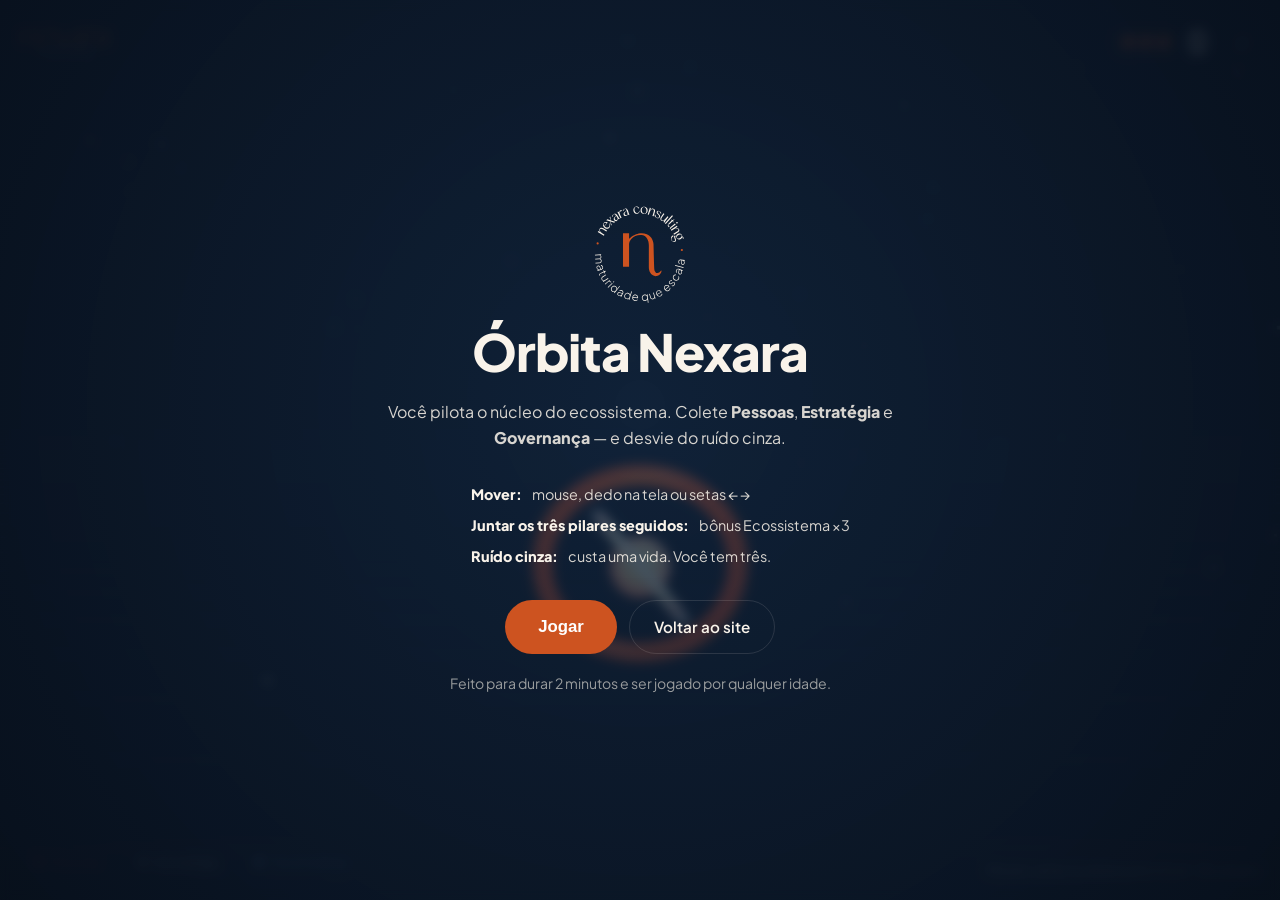
<file: jogo.html>
<!DOCTYPE html>
<html lang="pt-BR">
<head>
<meta charset="UTF-8" />
<meta name="viewport" content="width=device-width, initial-scale=1.0, viewport-fit=cover" />
<title>Órbita Nexara — jogo do ecossistema humano</title>
<meta name="description" content="Jogo 3D da Nexara Consulting: pilote o núcleo, colete Pessoas, Estratégia e Governança e desvie do ruído." />
<link rel="stylesheet" href="styles.css?v=20260816-game" />
<style>
  /* ponytail: página do jogo é autocontida — só reusa as fontes/variáveis do styles.css */
  html, body { height: 100%; overflow: hidden; }
  body { background: var(--navy-900); }
  #cena { position: fixed; inset: 0; display: block; touch-action: none; }

  .hud {
    position: fixed; inset: 0; pointer-events: none;
    display: flex; flex-direction: column; justify-content: space-between;
    padding: max(16px, env(safe-area-inset-top)) 20px 20px;
    font-family: "Plus Jakarta Sans", system-ui, sans-serif; color: var(--cream);
  }
  .hud-top { display: flex; align-items: center; justify-content: space-between; gap: 16px; }
  .hud-logo { height: 26px; opacity: 0.9; }
  .hud-right { display: flex; align-items: center; gap: 18px; }
  .placar { font-weight: 800; font-size: clamp(1.4rem, 4vw, 2rem); letter-spacing: -0.02em; font-variant-numeric: tabular-nums; }
  .vidas { display: flex; gap: 6px; }
  .vida { width: 12px; height: 12px; border-radius: 50%; background: var(--orange); box-shadow: 0 0 12px rgba(232,99,42,0.7); transition: opacity .25s, transform .25s; }
  .vida.off { opacity: 0.18; transform: scale(0.7); box-shadow: none; }

  .hud-bottom { display: flex; align-items: flex-end; justify-content: space-between; gap: 16px; }
  .pilares { display: flex; gap: 10px; }
  .pilar {
    display: flex; align-items: center; gap: 7px; font-size: 0.8rem; font-weight: 600;
    padding: 7px 12px; border-radius: 999px; border: 1px solid var(--line);
    background: rgba(8,16,28,0.5); opacity: 0.45; transition: opacity .2s, border-color .2s;
  }
  .pilar.on { opacity: 1; border-color: currentColor; }
  .pilar i { width: 10px; height: 10px; background: currentColor; display: block; }
  .pilar.p-pessoas { color: #e8632a; } .pilar.p-pessoas i { border-radius: 50%; }
  .pilar.p-estrategia { color: #f5f0ea; } .pilar.p-estrategia i { clip-path: polygon(50% 0,100% 50%,50% 100%,0 50%); }
  .pilar.p-governanca { color: #7fb2e8; } .pilar.p-governanca i { border-radius: 2px; }

  .dica { font-size: 0.8rem; color: var(--muted); text-align: right; }
  .som { pointer-events: auto; background: none; border: 1px solid var(--line); color: var(--cream);
    border-radius: 999px; width: 36px; height: 36px; cursor: pointer; font-size: 1rem; line-height: 1; }
  .som:hover { border-color: var(--orange); }

  .flash {
    position: fixed; left: 50%; top: 38%; transform: translate(-50%, -50%) scale(0.8);
    font-weight: 800; font-size: clamp(1.6rem, 6vw, 3rem); letter-spacing: -0.02em;
    color: var(--orange-hi); text-shadow: 0 0 30px rgba(232,99,42,0.6);
    opacity: 0; pointer-events: none; white-space: nowrap;
  }
  .flash.go { animation: pop 1s var(--ease) forwards; }
  @keyframes pop { 0% { opacity: 0; transform: translate(-50%,-50%) scale(0.7); } 25% { opacity: 1; transform: translate(-50%,-50%) scale(1); } 100% { opacity: 0; transform: translate(-50%,-90%) scale(1); } }

  .painel {
    position: fixed; inset: 0; display: grid; place-items: center; text-align: center;
    background: radial-gradient(circle at 50% 45%, rgba(19,40,66,0.75), rgba(8,16,28,0.94));
    backdrop-filter: blur(6px); padding: 24px; z-index: 10;
  }
  .painel[hidden] { display: none; }
  .painel-box { max-width: 520px; display: grid; gap: 18px; justify-items: center; }
  .painel-logo { width: 92px; }
  .painel h1 { font-size: clamp(2rem, 7vw, 3.2rem); color: var(--cream); }
  .painel p { color: var(--text); font-size: 1rem; }
  .painel .legenda { color: var(--muted); font-size: 0.88rem; }
  .painel-acoes { display: flex; flex-wrap: wrap; gap: 12px; justify-content: center; }
  .como { display: grid; gap: 8px; text-align: left; font-size: 0.9rem; color: var(--text); }
  .como li { list-style: none; display: flex; gap: 10px; align-items: center; }
  .como b { color: var(--cream); }
  .final-num { font-size: clamp(2.6rem, 10vw, 4rem); font-weight: 800; color: var(--orange-hi); line-height: 1; }
  @media (max-width: 640px) { .dica { display: none; } .pilares { gap: 6px; } .pilar { padding: 6px 9px; font-size: 0.72rem; } }
</style>
</head>
<body>
<canvas id="cena"></canvas>

<div class="hud" aria-hidden="true">
  <div class="hud-top">
    <a href="index.html"><img class="hud-logo" src="assets/logos/nexara-horizontal-white.svg" alt="Nexara Consulting" /></a>
    <div class="hud-right">
      <div class="vidas" id="vidas"><span class="vida"></span><span class="vida"></span><span class="vida"></span></div>
      <div class="placar" id="placar">0</div>
      <button class="som" id="som" type="button" aria-label="Ligar ou desligar o som">♪</button>
    </div>
  </div>
  <div class="hud-bottom">
    <div class="pilares">
      <span class="pilar p-pessoas" id="pi-0"><i></i>Pessoas</span>
      <span class="pilar p-estrategia" id="pi-1"><i></i>Estratégia</span>
      <span class="pilar p-governanca" id="pi-2"><i></i>Governança</span>
    </div>
    <p class="dica">Mouse, setas ou dedo para mover · Esc pausa</p>
  </div>
</div>
<div class="flash" id="flash"></div>

<div class="painel" id="painel">
  <div class="painel-box">
    <img class="painel-logo" src="assets/logos/nexara-circle-white.svg" alt="" />
    <h1 id="painel-titulo">Órbita Nexara</h1>
    <p id="painel-texto">Você pilota o núcleo do ecossistema. Colete <b>Pessoas</b>, <b>Estratégia</b> e <b>Governança</b> — e desvie do ruído cinza.</p>
    <ul class="como" id="painel-como">
      <li><b>Mover:</b> mouse, dedo na tela ou setas ← →</li>
      <li><b>Juntar os três pilares seguidos:</b> bônus Ecossistema ×3</li>
      <li><b>Ruído cinza:</b> custa uma vida. Você tem três.</li>
    </ul>
    <div class="painel-acoes">
      <button class="btn btn-accent btn-lg" id="jogar" type="button">Jogar</button>
      <a class="btn btn-ghost" href="index.html">Voltar ao site</a>
    </div>
    <p class="legenda" id="painel-legenda">Feito para durar 2 minutos e ser jogado por qualquer idade.</p>
  </div>
</div>

<script type="module">
import * as THREE from "./assets/vendor/three.module.min.js";

const NAVY = 0x08101c, ORANGE = 0xcd5320, ORANGE_HI = 0xe8632a, CREAM = 0xf5f0ea, BLUE = 0x7fb2e8;
const LIMITE_X = 5.2;                      // meia-largura da pista, em unidades do mundo
const PILARES = [
  { nome: "Pessoas",    cor: ORANGE_HI, geo: () => new THREE.IcosahedronGeometry(0.55, 1) },
  { nome: "Estratégia", cor: CREAM,     geo: () => new THREE.OctahedronGeometry(0.62) },
  { nome: "Governança", cor: BLUE,      geo: () => new THREE.BoxGeometry(0.85, 0.85, 0.85) },
];

const canvas = document.getElementById("cena");
const renderer = new THREE.WebGLRenderer({ canvas, antialias: true });
renderer.setPixelRatio(Math.min(devicePixelRatio, 2));

const scene = new THREE.Scene();
scene.background = new THREE.Color(NAVY);
scene.fog = new THREE.Fog(NAVY, 22, 70);

const camera = new THREE.PerspectiveCamera(58, 1, 0.1, 200);
camera.position.set(0, 2.2, 8.5);
camera.lookAt(0, 0.6, -6);

scene.add(new THREE.AmbientLight(0xbcd0e8, 0.55));
const key = new THREE.DirectionalLight(0xffffff, 1.1); key.position.set(3, 6, 6); scene.add(key);
const brilho = new THREE.PointLight(ORANGE_HI, 26, 14);

// o mundo do jogo vive num grupo: em tela estreita ele encolhe inteiro e a pista continua cabendo
const mundo = new THREE.Group(); scene.add(mundo); mundo.add(brilho);

// --- pista: grade que corre em direção à câmera, dá a sensação de velocidade ---
const grade = new THREE.GridHelper(160, 80, ORANGE, 0x1b3350);
grade.material.transparent = true; grade.material.opacity = 0.35;
grade.position.y = -3.2; mundo.add(grade);

// --- estrelas de fundo ---
const estrelasPos = new Float32Array(600 * 3);
for (let i = 0; i < 600; i++) {
  estrelasPos[i * 3] = (Math.random() - 0.5) * 90;
  estrelasPos[i * 3 + 1] = Math.random() * 40 - 6;
  estrelasPos[i * 3 + 2] = -Math.random() * 140;
}
const estrelasGeo = new THREE.BufferGeometry();
estrelasGeo.setAttribute("position", new THREE.BufferAttribute(estrelasPos, 3));
mundo.add(new THREE.Points(estrelasGeo, new THREE.PointsMaterial({ color: CREAM, size: 0.16, transparent: true, opacity: 0.55 })));

// --- núcleo do jogador: dois anéis + esfera (a marca Nexara em 3D) ---
const nucleo = new THREE.Group();
const anelExt = new THREE.Mesh(
  new THREE.TorusGeometry(1.05, 0.11, 16, 60),
  new THREE.MeshStandardMaterial({ color: ORANGE, emissive: ORANGE, emissiveIntensity: 0.7, roughness: 0.3, metalness: 0.4 })
);
const anelInt = new THREE.Mesh(
  new THREE.TorusGeometry(0.72, 0.06, 12, 44),
  new THREE.MeshStandardMaterial({ color: CREAM, emissive: CREAM, emissiveIntensity: 0.35, roughness: 0.4 })
);
anelInt.rotation.x = Math.PI / 2.4;
const centro = new THREE.Mesh(
  new THREE.SphereGeometry(0.34, 24, 18),
  new THREE.MeshStandardMaterial({ color: CREAM, emissive: ORANGE_HI, emissiveIntensity: 0.5, roughness: 0.25 })
);
nucleo.add(anelExt, anelInt, centro);
mundo.add(nucleo);

// --- itens ---
const matPilar = PILARES.map(p => new THREE.MeshStandardMaterial({
  color: p.cor, emissive: p.cor, emissiveIntensity: 0.55, roughness: 0.25, metalness: 0.3,
}));
const geoPilar = PILARES.map(p => p.geo());
const geoRuido = new THREE.TetrahedronGeometry(0.78);
const matRuido = new THREE.MeshStandardMaterial({ color: 0x4a5568, roughness: 0.95, metalness: 0.05, flatShading: true });
const geoFaisca = new THREE.SphereGeometry(0.09, 6, 5);

let itens = [], faiscas = [];

function nascerItem() {
  const ruido = Math.random() < dificuldadeRuido();
  const tipo = ruido ? -1 : (Math.random() * 3) | 0;
  const m = new THREE.Mesh(ruido ? geoRuido : geoPilar[tipo], ruido ? matRuido : matPilar[tipo]);
  m.position.set((Math.random() * 2 - 1) * LIMITE_X, -0.4 + Math.random() * 1.8, -70);
  m.userData = { tipo, giro: new THREE.Vector3(Math.random(), Math.random(), Math.random()).multiplyScalar(2) };
  mundo.add(m); itens.push(m);
}

function estourar(pos, cor) {
  const mat = new THREE.MeshBasicMaterial({ color: cor, transparent: true });
  for (let i = 0; i < 10; i++) {
    const f = new THREE.Mesh(geoFaisca, mat);
    f.position.copy(pos);
    f.userData.v = new THREE.Vector3((Math.random() - 0.5) * 9, (Math.random() - 0.5) * 9, (Math.random() - 0.5) * 6);
    f.userData.vida = 0.55;
    mundo.add(f); faiscas.push(f);
  }
}

// --- estado ---
const S = { menu: 0, jogando: 1, pausa: 2, fim: 3 };
let estado = S.menu;
let pontos = 0, vidas = 3, sequencia = [], alvoX = 0, tempoNascer = 0, tremor = 0, decorrido = 0;

const el = {
  placar: document.getElementById("placar"), vidas: [...document.querySelectorAll(".vida")],
  pilar: [0, 1, 2].map(i => document.getElementById("pi-" + i)),
  flash: document.getElementById("flash"), painel: document.getElementById("painel"),
  titulo: document.getElementById("painel-titulo"), texto: document.getElementById("painel-texto"),
  como: document.getElementById("painel-como"), legenda: document.getElementById("painel-legenda"),
  jogar: document.getElementById("jogar"),
};

const velocidade = () => Math.min(17 + pontos / 45, 44);
const dificuldadeRuido = () => Math.min(0.2 + pontos / 6000, 0.42);
const intervaloNascer = () => Math.max(0.2, 0.62 - pontos / 9000);

function mostrarFlash(txt) {
  el.flash.textContent = txt; el.flash.classList.remove("go");
  void el.flash.offsetWidth; el.flash.classList.add("go");
}

// Combo: três pilares DIFERENTES seguidos fecham o ecossistema. Testável isolado (#test).
function acumular(seq, tipo) {
  const s = seq.includes(tipo) ? [tipo] : seq.concat(tipo);
  return { seq: s.length === 3 ? [] : s, bonus: s.length === 3 };
}

function pintarPilares() {
  el.pilar.forEach((p, i) => p.classList.toggle("on", sequencia.includes(i)));
}

function coletar(m) {
  const t = m.userData.tipo;
  if (t === -1) {
    vidas--; tremor = 0.5; sequencia = []; pintarPilares();
    el.vidas.forEach((v, i) => v.classList.toggle("off", i >= vidas));
    som(150, 0.25, "sawtooth");
    estourar(m.position, 0x8899aa);
    if (vidas <= 0) fim();
    return;
  }
  const r = acumular(sequencia, t);
  sequencia = r.seq; pintarPilares();
  pontos += r.bonus ? 100 : 10;
  estourar(m.position, PILARES[t].cor);
  if (r.bonus) { mostrarFlash("ECOSSISTEMA! +100"); som(880, 0.3); tremor = 0.18; }
  else { mostrarFlash(PILARES[t].nome); som(420 + t * 120, 0.12); }
  el.placar.textContent = pontos;
}

// --- som: bipes curtos, sem arquivos ---
let audio = null, mudo = false;
function som(freq, dur, tipo = "sine") {
  if (mudo) return;
  try {
    audio = audio || new (window.AudioContext || window.webkitAudioContext)();
    const o = audio.createOscillator(), g = audio.createGain();
    o.type = tipo; o.frequency.value = freq;
    g.gain.setValueAtTime(0.12, audio.currentTime);
    g.gain.exponentialRampToValueAtTime(0.001, audio.currentTime + dur);
    o.connect(g).connect(audio.destination); o.start(); o.stop(audio.currentTime + dur);
  } catch (e) { /* som é opcional */ }
}
document.getElementById("som").addEventListener("click", (e) => {
  mudo = !mudo; e.currentTarget.textContent = mudo ? "✕" : "♪";
  e.currentTarget.setAttribute("aria-pressed", String(mudo));
});

// --- controles ---
let teclaX = 0;
addEventListener("keydown", (e) => {
  if (e.key === "ArrowLeft" || e.key === "a") teclaX = -1;
  else if (e.key === "ArrowRight" || e.key === "d") teclaX = 1;
  else if (e.key === "Escape" && estado === S.jogando) pausar();
  else if (e.key === "Enter" && estado !== S.jogando) el.jogar.click();
});
addEventListener("keyup", (e) => { if (["ArrowLeft", "ArrowRight", "a", "d"].includes(e.key)) teclaX = 0; });
function apontar(e) {
  if (estado !== S.jogando) return;
  alvoX = ((e.clientX / innerWidth) * 2 - 1) * LIMITE_X;
}
canvas.addEventListener("pointermove", apontar);
canvas.addEventListener("pointerdown", apontar);

function pausar() {
  estado = S.pausa;
  abrirPainel("Pausa", "O núcleo espera. Respira e volta.", "Continuar", true);
}
function fim() {
  estado = S.fim;
  som(120, 0.5, "triangle");
  abrirPainel(
    "Fim de jogo",
    `<span class="final-num">${pontos}</span><br />pontos no ecossistema`,
    "Jogar de novo", false,
    pontos >= 500 ? "Maturidade que escala. Bora conversar sobre a escola de verdade?" : "Dica: junte os três pilares seguidos para o bônus ×3."
  );
}
function abrirPainel(titulo, texto, botao, comoVisivel, legenda) {
  el.titulo.textContent = titulo;
  el.texto.innerHTML = texto;
  el.como.hidden = !comoVisivel;
  el.legenda.textContent = legenda || "";
  el.jogar.textContent = botao;
  el.painel.hidden = false;
}

el.jogar.addEventListener("click", () => {
  el.painel.hidden = true;
  if (estado !== S.pausa) reiniciar();
  estado = S.jogando;
  relogio.getDelta();
});

function reiniciar() {
  itens.forEach(m => mundo.remove(m)); itens = [];
  faiscas.forEach(f => mundo.remove(f)); faiscas = [];
  pontos = 0; vidas = 3; sequencia = []; alvoX = 0; tempoNascer = 0; tremor = 0;
  el.placar.textContent = "0";
  el.vidas.forEach(v => v.classList.remove("off"));
  pintarPilares();
  nucleo.position.set(0, 0, 0);
}

addEventListener("blur", () => { if (estado === S.jogando) pausar(); });

// --- loop ---
const relogio = new THREE.Clock();
function redimensionar() {
  camera.aspect = innerWidth / innerHeight;
  camera.updateProjectionMatrix();
  renderer.setSize(innerWidth, innerHeight);
  // a pista inteira precisa caber na tela: em retrato o mundo encolhe junto (pista e peças na mesma proporção)
  const meiaLargura = Math.tan((camera.fov / 2) * Math.PI / 180) * camera.position.z * camera.aspect;
  mundo.scale.setScalar(Math.min(1, meiaLargura / (LIMITE_X + 1.2)));
}
addEventListener("resize", redimensionar); redimensionar();

renderer.setAnimationLoop(() => {
  const dt = Math.min(relogio.getDelta(), 0.05);
  decorrido += dt;

  // núcleo sempre gira, mesmo no menu — a cena nunca fica morta
  anelExt.rotation.z += dt * 0.9;
  anelExt.rotation.x = Math.sin(decorrido * 0.7) * 0.25;
  anelInt.rotation.y += dt * 1.6;
  centro.scale.setScalar(1 + Math.sin(decorrido * 4) * 0.06);

  if (estado === S.jogando) {
    const v = velocidade();
    alvoX = THREE.MathUtils.clamp(alvoX + teclaX * dt * 14, -LIMITE_X, LIMITE_X);
    nucleo.position.x += (alvoX - nucleo.position.x) * Math.min(1, dt * 11);
    nucleo.position.y = Math.sin(decorrido * 2) * 0.18;
    nucleo.rotation.z = (alvoX - nucleo.position.x) * -0.12;

    tempoNascer -= dt;
    if (tempoNascer <= 0) { nascerItem(); tempoNascer = intervaloNascer(); }

    for (let i = itens.length - 1; i >= 0; i--) {
      const m = itens[i];
      m.position.z += v * dt;
      m.rotation.x += m.userData.giro.x * dt;
      m.rotation.y += m.userData.giro.y * dt;
      if (m.position.z > -0.9 && m.position.z < 0.9 &&
          Math.abs(m.position.x - nucleo.position.x) < 1.25 &&
          Math.abs(m.position.y - nucleo.position.y) < 1.4) {
        coletar(m); mundo.remove(m); itens.splice(i, 1);
      } else if (m.position.z > 10) {
        mundo.remove(m); itens.splice(i, 1);
      }
    }

    grade.position.z = (grade.position.z + v * dt) % 4;
  }

  for (let i = faiscas.length - 1; i >= 0; i--) {
    const f = faiscas[i];
    f.userData.vida -= dt;
    f.position.addScaledVector(f.userData.v, dt);
    f.scale.setScalar(Math.max(0.01, f.userData.vida / 0.55));
    if (f.userData.vida <= 0) { mundo.remove(f); faiscas.splice(i, 1); }
  }

  brilho.position.set(nucleo.position.x, nucleo.position.y + 0.5, 1.5);
  tremor = Math.max(0, tremor - dt * 1.6);
  camera.position.x = nucleo.position.x * mundo.scale.x * 0.22 + (Math.random() - 0.5) * tremor;
  camera.position.y = 2.2 + (Math.random() - 0.5) * tremor;

  renderer.render(scene, camera);
});

// ponytail: única checagem do combo — abra jogo.html#test e veja o console
if (location.hash === "#test") {
  const a = acumular([], 0), b = acumular(a.seq, 1), c = acumular(b.seq, 2);
  console.assert(!a.bonus && !b.bonus && c.bonus && c.seq.length === 0, "3 pilares distintos = bônus");
  const d = acumular(acumular([], 1).seq, 1);
  console.assert(!d.bonus && d.seq.length === 1, "repetir pilar reinicia a sequência");
  console.log("testes do combo ok");
}
</script>
</body>
</html>
</file>
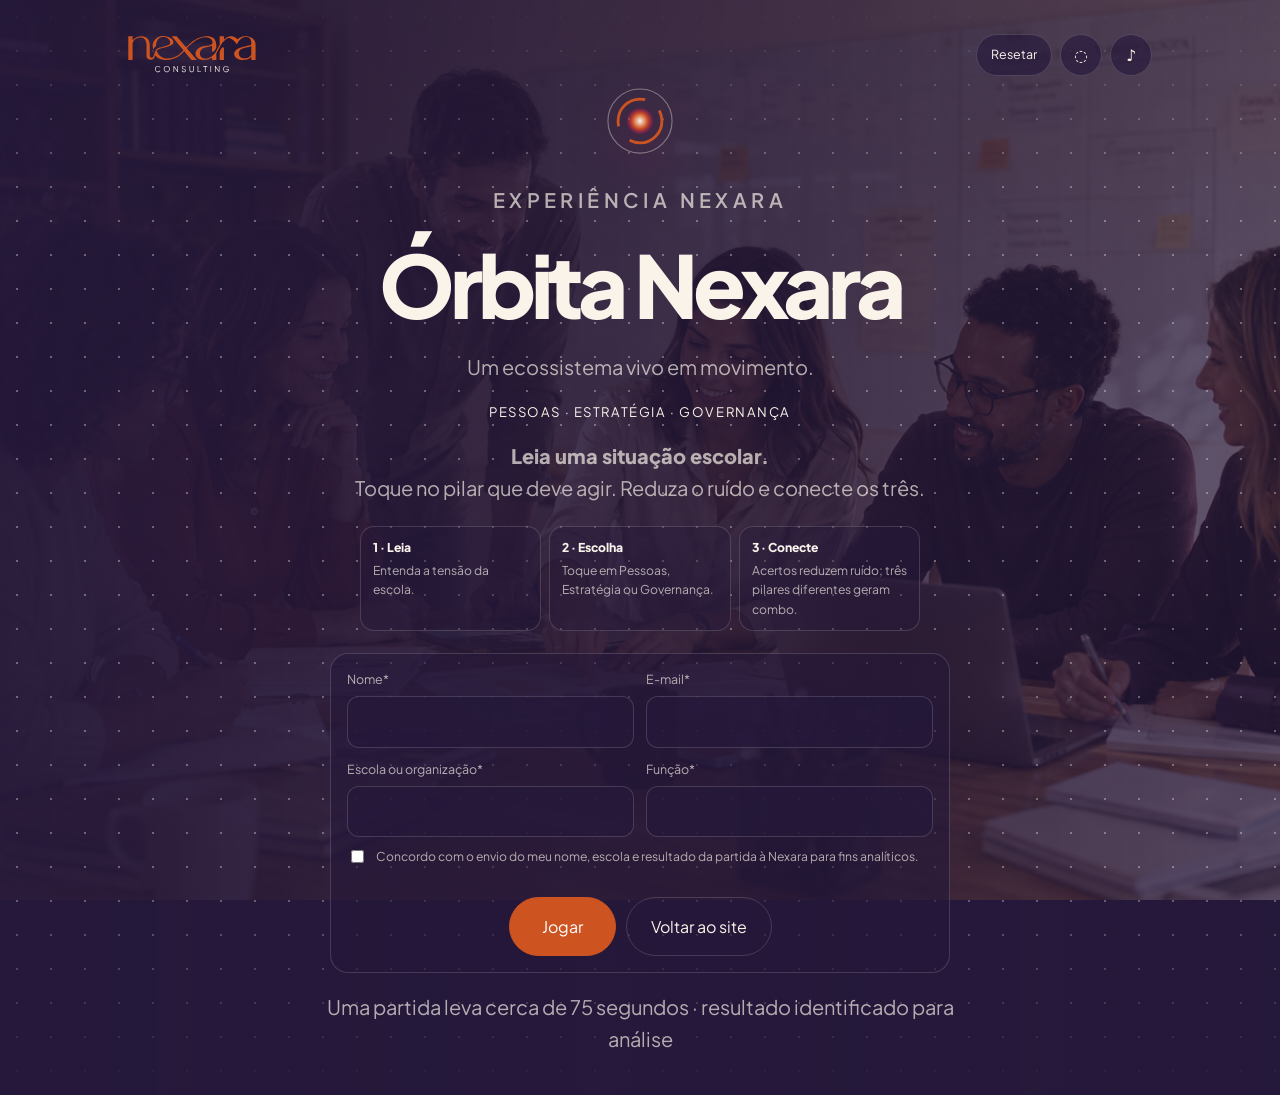
<file: nexara-game-2.html>
<!doctype html>
<html lang="pt-BR">
<head>
  <meta charset="utf-8" />
  <meta name="viewport" content="width=device-width, initial-scale=1, viewport-fit=cover" />
  <title>Órbita Nexara — um ecossistema vivo em movimento</title>
  <meta name="description" content="Uma experiência interativa Nexara sobre decisões, equilíbrio, conexão e ruído no ecossistema escolar." />
  <link rel="stylesheet" href="styles.css?v=20260827-ajustes-v3" />
  <style>
    :root{--g-bg:#25183A;--g-ink:#F9F3EA;--g-muted:rgba(249,243,234,.68);--g-line:rgba(249,243,234,.16);--g-pink:#E30B5D;--g-terra:#CD5320;--g-teal:#25907D;--g-purple:#33206C}
    html,body{min-height:100%;background:var(--g-bg);color:var(--g-ink)}body{overflow-x:hidden}
    .orbit-page{min-height:100svh;position:relative;overflow:hidden;background:linear-gradient(90deg,rgba(37,24,58,.96),rgba(37,24,58,.72)),url("assets/orbit/orbit-background.png") center/cover no-repeat fixed}
    .orbit-page:before{content:"";position:absolute;inset:0;opacity:.35;background-image:radial-gradient(#F9F3EA 1px,transparent 1px);background-size:34px 34px;mask-image:linear-gradient(to bottom,transparent,#000 18%,#000 80%,transparent)}
    .orbit-shell{width:min(100%,1120px);min-height:100svh;margin:auto;padding:clamp(18px,3vw,34px) clamp(16px,4vw,48px) 40px;position:relative;z-index:1;display:flex;flex-direction:column}
    .orbit-top{display:flex;align-items:center;justify-content:space-between;gap:16px}.orbit-top img{width:128px}.orbit-top-actions{display:flex;gap:8px}.icon-btn{border:1px solid var(--g-line);background:rgba(37,24,58,.62);color:var(--g-ink);border-radius:999px;min-width:42px;height:42px;cursor:pointer;font:inherit}.icon-btn:focus-visible,.orbit-choice:focus-visible,.btn:focus-visible,input:focus-visible,select:focus-visible{outline:3px solid #F9F3EA;outline-offset:3px}
    .orbit-intro,.orbit-result,.orbit-form{max-width:690px;margin:auto;text-align:center;display:grid;gap:18px;align-content:center;flex:1}.orbit-mark{width:90px;margin:0 auto;filter:drop-shadow(0 16px 28px rgba(227,11,93,.28))}.eyebrow{color:#F29A67}.orbit-intro h1{font-size:clamp(2.5rem,8vw,5.4rem);letter-spacing:-.06em}.orbit-intro p{font-size:clamp(1rem,2.5vw,1.25rem);color:var(--g-muted);max-width:48ch;margin:auto}.orbit-sub{font-size:.82rem!important;letter-spacing:.12em;text-transform:uppercase;color:#F9F3EA!important}.orbit-actions{display:flex;justify-content:center;gap:10px;flex-wrap:wrap;margin-top:10px}.player-gate{width:min(100%,620px);margin:4px auto 0;text-align:left;padding:16px;border:1px solid var(--g-line);border-radius:18px;background:rgba(37,24,58,.6)}.player-gate .form-grid{margin-bottom:10px}.player-gate .orbit-actions{margin-top:12px}.analytics-status{min-height:22px;color:#8BD5C6;font-size:.78rem}
    .btn{font:inherit}.orbit-page .btn-accent{background:var(--g-terra);border-color:var(--g-terra);color:#fff}.orbit-page .btn-ghost{background:transparent!important;color:var(--g-ink)!important;border-color:var(--g-line)!important}.orbit-page .btn-ghost:hover{background:rgba(249,243,234,.08)!important;border-color:var(--g-ink)!important;color:var(--g-ink)!important}
    .orbit-game{display:none;flex:1;min-height:0;flex-direction:column;gap:14px;padding-top:22px}.orbit-game.active{display:flex}.game-meta{display:flex;align-items:center;justify-content:space-between;gap:12px;font-size:.82rem;color:var(--g-muted)}.progress{height:5px;background:rgba(249,243,234,.12);border-radius:9px;overflow:hidden}.progress i{display:block;height:100%;width:0;background:linear-gradient(90deg,var(--g-pink),var(--g-terra),var(--g-teal));transition:width .35s ease}
    .orbital-stage{position:relative;height:min(45svh,430px);min-height:270px;display:grid;place-items:center}.orbital-stage canvas{position:absolute;inset:0;width:100%;height:100%}.core-asset{width:120px;position:relative;z-index:1;filter:drop-shadow(0 0 26px rgba(205,83,32,.4));transition:transform .3s ease}.core-asset.pulse{transform:scale(1.16)}.noise-readout{position:absolute;right:0;top:8px;display:grid;gap:5px;justify-items:end;font-size:.72rem;letter-spacing:.1em;text-transform:uppercase;color:var(--g-muted)}.noise-readout b{color:#F9F3EA}.noise-bar{width:90px;height:5px;border-radius:9px;background:rgba(249,243,234,.14);overflow:hidden}.noise-bar i{display:block;height:100%;width:0;background:var(--g-pink);transition:width .3s ease}
    .scenario{background:rgba(27,16,47,.88);border:1px solid var(--g-line);border-radius:22px;padding:20px clamp(16px,4vw,28px);backdrop-filter:blur(14px);display:grid;gap:12px;box-shadow:0 20px 50px rgba(0,0,0,.22)}.scenario-kicker{font-size:.72rem;letter-spacing:.14em;text-transform:uppercase;color:#F29A67}.scenario h2{font-size:clamp(1.12rem,3.4vw,1.55rem);line-height:1.28}.scenario small{color:var(--g-muted)}.choices{display:grid;grid-template-columns:repeat(3,1fr);gap:9px}.orbit-choice{border:1px solid var(--g-line);border-radius:15px;background:#25183A;color:var(--g-ink);padding:12px 8px;min-height:74px;display:grid;place-items:center;gap:6px;cursor:pointer;font:600 .78rem/1.15 inherit;transition:transform .2s,border-color .2s,background .2s}.orbit-choice img{width:30px;height:30px}.orbit-choice:hover,.orbit-choice:active{transform:translateY(-2px);border-color:var(--g-terra);background:#33206C}.orbit-choice[disabled]{opacity:.45;cursor:default;transform:none}.feedback{min-height:22px;font-size:.86rem;color:var(--g-muted);text-align:center}.feedback.good{color:#8BD5C6}.feedback.bad{color:#FF9ABB}
    .scoreline{display:flex;justify-content:space-between;gap:8px;color:var(--g-muted);font-size:.78rem}.scoreline b{color:var(--g-ink);font-size:1rem}.combo{color:#F29A67}
    .howto{margin:0;text-align:center;color:var(--g-muted);font-size:.78rem;letter-spacing:.02em}.howto strong{color:var(--g-ink)}
    .rules{display:grid;grid-template-columns:repeat(3,1fr);gap:8px;margin:4px auto 0;width:min(100%,560px);text-align:left}.rule{border:1px solid var(--g-line);border-radius:14px;padding:11px 12px;background:rgba(37,24,58,.42);font-size:.76rem;color:var(--g-muted)}.rule b{display:block;color:var(--g-ink);margin-bottom:3px}.reset-btn{padding-inline:14px;min-width:auto;font-size:.78rem}
    .orbit-result{display:none}.orbit-result.active{display:grid}.result-score{font-size:clamp(4rem,15vw,7rem);font-weight:800;letter-spacing:-.08em;line-height:.9;color:#F9F3EA}.result-score small{font-size:1rem;letter-spacing:.12em;color:var(--g-muted)}.result-copy{color:var(--g-muted);max-width:48ch;margin:auto}.result-bars{display:grid;gap:10px;text-align:left;margin:12px auto;width:min(100%,420px)}.result-row{display:grid;grid-template-columns:110px 1fr 30px;align-items:center;gap:10px;font-size:.78rem}.result-track{height:7px;background:rgba(249,243,234,.12);border-radius:8px;overflow:hidden}.result-track i{display:block;height:100%;background:var(--g-terra);width:0}.result-row:nth-child(2) i{background:var(--g-pink)}.result-row:nth-child(3) i{background:var(--g-teal)}.result-row:nth-child(4) i{background:#9F90D4}
    .orbit-form{display:none;max-width:620px;text-align:left}.orbit-form.active{display:grid}.orbit-form h2{text-align:center}.orbit-form>p{text-align:center;color:var(--g-muted)}.form-grid{display:grid;grid-template-columns:1fr 1fr;gap:12px}.field{display:grid;gap:6px}.field.full{grid-column:1/-1}.field label{font-size:.78rem;color:var(--g-muted)}.field input,.field select{width:100%;padding:12px 13px;border:1px solid var(--g-line);border-radius:12px;background:rgba(37,24,58,.8);color:var(--g-ink);font:inherit}.consent{display:flex;gap:9px;align-items:flex-start;font-size:.76rem;color:var(--g-muted)}.consent input{accent-color:var(--g-pink);margin-top:3px}.form-error{color:#FF9ABB;font-size:.8rem;min-height:18px}.form-success{color:#8BD5C6;text-align:center}.form-actions{display:flex;justify-content:center;gap:10px;flex-wrap:wrap}.orbit-foot{font-size:.72rem;color:rgba(249,243,234,.45);text-align:center;margin-top:18px}
    @media(max-width:600px){.orbit-shell{padding-bottom:22px}.orbit-top img{width:112px}.choices{gap:6px}.orbit-choice{min-height:70px;font-size:.7rem}.form-grid{grid-template-columns:1fr}.field.full{grid-column:auto}.orbital-stage{height:36svh;min-height:235px}.core-asset{width:96px}.orbit-result,.orbit-form{padding:12px 0}.result-row{grid-template-columns:94px 1fr 26px}}
    @media(prefers-reduced-motion:reduce){.orbit-page *{animation:none!important;transition:none!important}}
    .result-note{color:var(--g-muted);font-size:.8rem;max-width:52ch;margin:0 auto}
  </style>
</head>
<body>
<main class="orbit-page" id="app"><div class="orbit-shell">
  <header class="orbit-top"><a href="index.html" aria-label="Voltar para Nexara"><img src="assets/logos/nexara-horizontal-white.svg" alt="Nexara Consulting" /></a><div class="orbit-top-actions"><button class="icon-btn reset-btn" id="reset" type="button" title="Resetar partida">Resetar</button><button class="icon-btn" id="motion" type="button" aria-pressed="false" title="Reduzir movimento">◌</button><button class="icon-btn" id="sound" type="button" aria-pressed="false" title="Som ligado">♪</button></div></header>
  <section class="orbit-intro" id="intro"><img class="orbit-mark" src="assets/game/nexara-core.svg" alt="" /><p class="eyebrow">Experiência Nexara</p><h1>Órbita Nexara</h1><p>Um ecossistema vivo em movimento.</p><p class="orbit-sub">Pessoas · Estratégia · Governança</p><p><strong>Leia uma situação escolar.</strong><br />Toque no pilar que deve agir. Reduza o ruído e conecte os três.</p><div class="rules" aria-label="Regras do jogo"><div class="rule"><b>1 · Leia</b>Entenda a tensão da escola.</div><div class="rule"><b>2 · Escolha</b>Toque em Pessoas, Estratégia ou Governança.</div><div class="rule"><b>3 · Conecte</b>Acertos reduzem ruído; três pilares diferentes geram combo.</div></div><form class="player-gate" id="playerForm" novalidate><div class="form-grid"><div class="field"><label for="playerName">Nome*</label><input id="playerName" name="player_name" required /></div><div class="field"><label for="playerEmail">E-mail*</label><input id="playerEmail" name="player_email" type="email" required /></div><div class="field"><label for="playerSchool">Escola ou organização*</label><input id="playerSchool" name="player_school" required /></div><div class="field"><label for="playerRole">Função*</label><input id="playerRole" name="player_role" required /></div></div><label class="consent"><input id="playerConsent" type="checkbox" required /> Concordo com o envio do meu nome, escola e resultado da partida à Nexara para fins analíticos.</label><p class="form-error" id="playerError" role="alert"></p><div class="orbit-actions"><button class="btn btn-accent btn-lg" type="submit">Jogar</button><a class="btn btn-ghost" href="index.html">Voltar ao site</a></div></form><p class="orbit-foot">Uma partida leva cerca de 75 segundos · resultado identificado para análise</p></section>
  <section class="orbit-game" id="game" aria-live="polite"><div class="game-meta"><span>RESULTADO DA ÓRBITA <b id="score">0</b></span><span><b id="phase">ORGANIZAR</b> · <span id="time">75</span>s</span></div><div class="progress"><i id="progress"></i></div><p class="howto"><strong>Como jogar:</strong> leia a situação → toque na força que deve agir → conecte os três pilares.</p><div class="orbital-stage"><canvas id="orbitCanvas" aria-hidden="true"></canvas><img class="core-asset" id="core" src="assets/game/nexara-core.svg" alt="Núcleo do ecossistema" /><div class="noise-readout"><span>ruído <b id="noiseText">12%</b></span><span class="noise-bar"><i id="noiseBar"></i></span></div></div><div class="scenario" id="scenario"><div class="scenario-kicker" id="scenarioTag">SITUAÇÃO 01</div><h2 id="scenarioText">A equipe cresceu, mas as decisões continuam concentradas em poucas pessoas.</h2><small><strong>Escolha uma resposta:</strong> qual força deve agir agora?</small><div class="choices"><button class="orbit-choice" data-pillar="0"><img src="assets/game/pillar-people.svg" alt="" />Pessoas</button><button class="orbit-choice" data-pillar="1"><img src="assets/game/pillar-strategy.svg" alt="" />Estratégia</button><button class="orbit-choice" data-pillar="2"><img src="assets/game/pillar-governance.svg" alt="" />Governança</button></div><div class="feedback" id="feedback" role="status"></div><div class="scoreline"><span>sequência <b class="combo" id="combo">—</b></span><span>melhor <b id="best">0</b></span></div></div></section>
  <section class="orbit-result" id="result"><img class="orbit-mark" src="assets/game/nexara-core.svg" alt="" /><p class="eyebrow">Órbita concluída</p><h2 id="resultTitle">Você manteve o sistema em movimento.</h2><div class="result-score"><span id="finalScore">0</span><small>/100<br />RESULTADO DA ÓRBITA</small></div><p class="result-copy" id="resultCopy"></p><p class="result-note">Você pode jogar novamente quantas vezes quiser. O formulário é opcional e só aparece quando você escolher solicitar o diagnóstico.</p><div class="result-bars"><div class="result-row"><span>Pessoas</span><span class="result-track"><i id="barPeople"></i></span><b id="valPeople">0</b></div><div class="result-row"><span>Estratégia</span><span class="result-track"><i id="barStrategy"></i></span><b id="valStrategy">0</b></div><div class="result-row"><span>Governança</span><span class="result-track"><i id="barGovernance"></i></span><b id="valGovernance">0</b></div><div class="result-row"><span>Ruído</span><span class="result-track"><i id="barNoise"></i></span><b id="valNoise">0</b></div></div><p class="analytics-status" id="analyticsStatus" role="status"></p><div class="orbit-actions"><button class="btn btn-accent" id="diagnostic" type="button">Solicitar meu diagnóstico</button><button class="btn btn-ghost" id="restart" type="button">Jogar novamente</button></div></section>
  <section class="orbit-form" id="form"><p class="eyebrow">Próximo movimento</p><h2>Seu sistema acabou de mostrar alguns sinais.</h2><p>Quer descobrir onde sua escola pode estar perdendo energia?</p><form id="leadForm" novalidate><div class="form-grid"><div class="field"><label for="name">Nome*</label><input id="name" name="name" required /></div><div class="field"><label for="email">E-mail*</label><input id="email" name="email" type="email" required /></div><div class="field full"><label for="school">Nome da escola*</label><input id="school" name="school" required /></div><div class="field"><label for="phone">Celular</label><input id="phone" name="phone" inputmode="tel" placeholder="+55 (11) 99999-9999" /></div><div class="field"><label for="city">Cidade*</label><input id="city" name="city" required /></div><div class="field"><label for="state">Estado*</label><select id="state" name="state" required><option value="">Selecione</option><option>AC</option><option>AL</option><option>AM</option><option>BA</option><option>CE</option><option>DF</option><option>ES</option><option>GO</option><option>MA</option><option>MG</option><option>MS</option><option>MT</option><option>PA</option><option>PB</option><option>PE</option><option>PI</option><option>PR</option><option>RJ</option><option>RN</option><option>RO</option><option>RR</option><option>RS</option><option>SC</option><option>SE</option><option>SP</option><option>TO</option></select></div><div class="field"><label for="security">Pergunta de segurança · 7 + 4 = ?*</label><input id="security" name="security" inputmode="numeric" required /></div></div><label class="consent"><input id="consent" name="consent" type="checkbox" required /> Aceito receber mensagens e comunicações da Nexara Consulting.</label><p class="form-error" id="formError" role="alert"></p><p class="form-success" id="formSuccess" hidden>Recebido. A Nexara vai entrar em contato.</p><div class="form-actions"><button class="btn btn-accent" type="submit">Receber meu diagnóstico</button><button class="btn btn-ghost" id="backResult" type="button">Voltar ao resultado</button></div></form></section>
</div></main>
<script>
(()=>{
 const $=s=>document.querySelector(s),qs=s=>[...document.querySelectorAll(s)],names=['Pessoas','Estratégia','Governança'],colors=['#E30B5D','#CD5320','#25907D'];
 const scenarios=[['A liderança está sobrecarregada e continua concentrando decisões que poderiam estar com a equipe.',[0],'LIDERANÇA'],['Um professor experiente perdeu energia depois de uma mudança na escola.',[0],'PESSOAS'],['Os valores estão nas paredes, mas não aparecem nas decisões do dia a dia.',[0],'CULTURA E VALORES'],['A escola quer desenvolver novas lideranças, mas sempre chama as mesmas pessoas.',[0],'LIDERANÇA'],['A equipe cresceu e os novos profissionais ainda não incorporaram a cultura.',[0],'EQUIPE'],['A inovação é um valor, mas ninguém sente espaço para experimentar.',[0],'CULTURA E VALORES'],['Cinco projetos começaram ao mesmo tempo e nenhum recebe energia suficiente.',[1],'ESTRATÉGIA'],['A escola cresceu, mas sua proposta de valor não acompanhou a nova fase.',[1],'DIREÇÃO'],['A mantenedora quer expandir e precisa escolher onde colocar energia primeiro.',[1],'CRESCIMENTO'],['Todo mundo está ocupado, mas ninguém sabe o que vem primeiro.',[1],'FOCO'],['As demandas de famílias, equipe e alunos disputam a mesma atenção.',[1],'PRIORIDADE'],['Bons projetos existem, mas não apontam para uma mesma direção.',[1],'DIREÇÃO'],['Não está claro se uma decisão cabe à direção, à coordenação ou à mantenedora.',[2],'CLAREZA'],['A direção espera uma decisão da coordenação, e a coordenação espera a direção.',[2],'PAPÉIS'],['Uma mudança foi anunciada sem definir quem a colocaria em prática.',[2],'RESPONSABILIDADE'],['Diferentes pessoas decidem sobre o mesmo assunto sem um critério comum.',[2],'ACORDOS'],['Uma família procura a escola e ninguém sabe quem deve conduzir a conversa.',[2],'FAMÍLIA'],['A escola cresceu, mas os papéis entre mantenedora e direção continuam os mesmos.',[2],'GOVERNANÇA'],['A equipe está sobrecarregada e as prioridades mudam toda semana.',[0,1],'PESSOAS + ESTRATÉGIA'],['Uma família pede uma exceção e a liderança precisa preservar confiança e critérios.',[0,2],'PESSOAS + GOVERNANÇA'],['A nova prioridade exige autonomia, mas ninguém sabe até onde pode decidir.',[1,2],'ESTRATÉGIA + GOVERNANÇA'],['Parte da equipe ainda não está preparada para implementar a nova proposta.',[0,1],'PESSOAS + ESTRATÉGIA'],['A escola quer mudar práticas sem perder sua identidade.',[0,1,2],'CONEXÃO'],['A direção quer ouvir a equipe, definir foco e registrar quem decide.',[0,1,2],'CONEXÃO'],['Um conflito entre áreas volta a aparecer porque cada uma age por uma lógica.',[0,2],'CONEXÃO'],['Uma reunião termina com muitas ideias, mas nenhuma decisão com dono.',[1,2],'RUÍDO'],['Urgências interrompem o planejamento e criam retrabalho.',[1],'RUÍDO'],['Reuniões demais estão atravessando o tempo de preparação dos professores.',[0,1],'RUÍDO'],['Informações desencontradas fazem famílias receberem respostas diferentes.',[0,2],'RUÍDO']];
 const state={phase:'INTRO',score:0,noise:12,elapsed:0,scenario:0,combo:[],comboCount:0,pillar:[0,0,0],answered:false,player:null,best:Number(localStorage.getItem('nexaraOrbitBest')||0),sound:false,reduced:matchMedia('(prefers-reduced-motion: reduce)').matches};
 const intro=$('#intro'),game=$('#game'),result=$('#result'),form=$('#form'),canvas=$('#orbitCanvas'),ctx=canvas.getContext('2d');$('#best').textContent=state.best;
 function track(name,detail={}){window.dataLayer=window.dataLayer||[];window.dataLayer.push({event:name,...detail})}let audioCtx=null;function ensureAudio(){try{audioCtx=audioCtx||new(window.AudioContext||window.webkitAudioContext)();if(audioCtx.state==='suspended')audioCtx.resume()}catch(e){audioCtx=null}}function tone(freq,dur=.12,type='sine'){if(!state.sound||!audioCtx)return;const o=audioCtx.createOscillator(),g=audioCtx.createGain(),now=audioCtx.currentTime;o.type=type;o.frequency.setValueAtTime(freq,now);g.gain.setValueAtTime(.0001,now);g.gain.exponentialRampToValueAtTime(.1,now+.015);g.gain.exponentialRampToValueAtTime(.0001,now+dur);o.connect(g).connect(audioCtx.destination);o.start(now);o.stop(now+dur+.02)}function resize(){const r=canvas.getBoundingClientRect(),d=Math.min(devicePixelRatio||1,1.5);canvas.width=r.width*d;canvas.height=r.height*d;ctx.setTransform(d,0,0,d,0,0)}addEventListener('resize',resize);resize();
 const dots=Array.from({length:26},(_,i)=>({a:Math.random()*Math.PI*2,r:70+Math.random()*140,s:.08+Math.random()*.2,c:i%3}));
 const orbitNodes=[{label:'P',color:colors[0],angle:-Math.PI/2,rx:.34,ry:.19},{label:'E',color:colors[1],angle:.55,rx:.39,ry:.22},{label:'G',color:colors[2],angle:2.6,rx:.34,ry:.19}];
 function draw(t=0){const w=canvas.clientWidth,h=canvas.clientHeight,sec=t/1000;ctx.clearRect(0,0,w,h);ctx.save();ctx.translate(w/2,h/2);const base=Math.min(w,h),cx=0,cy=0;ctx.strokeStyle='rgba(249,243,234,.12)';ctx.lineWidth=1;[.64,1,1.35].forEach((m,i)=>{ctx.beginPath();ctx.ellipse(cx,cy,base*.22*m,base*.10*m,(-.18+i*.7),0,Math.PI*2);ctx.stroke()});dots.forEach(d=>{d.a+=(state.reduced?0:d.s*.01);const rx=base*.22*(d.r/110),ry=rx*.46;ctx.fillStyle=colors[d.c];ctx.globalAlpha=.2+state.score/260;ctx.beginPath();ctx.arc(Math.cos(d.a)*rx,Math.sin(d.a)*ry,2.2,0,Math.PI*2);ctx.fill()});
   const pts=orbitNodes.map((n,i)=>{const energy=Math.min(1,(state.pillar[i]||0)/5);const wobble=state.reduced?0:Math.sin(sec*(.7+i*.18)+i)*.035;const a=n.angle+sec*(.18+i*.06)+wobble;return{x:Math.cos(a)*base*n.rx*(1+energy*.12),y:Math.sin(a)*base*n.ry*(1+energy*.12),energy,color:n.color,label:n.label}});
   pts.forEach((p,i)=>{const q=pts[(i+1)%3],strength=Math.min(1,(state.pillar[i]+state.pillar[(i+1)%3])/8);ctx.strokeStyle=p.color;ctx.globalAlpha=.18+strength*.5;ctx.lineWidth=1+strength*2;ctx.beginPath();ctx.moveTo(p.x,p.y);ctx.lineTo(q.x,q.y);ctx.stroke()});
   pts.forEach(p=>{const r=7+p.energy*8;ctx.globalAlpha=.22;ctx.fillStyle=p.color;ctx.beginPath();ctx.arc(p.x,p.y,r*2.8,0,Math.PI*2);ctx.fill();ctx.globalAlpha=1;ctx.fillStyle=p.color;ctx.beginPath();ctx.arc(p.x,p.y,r,0,Math.PI*2);ctx.fill();ctx.fillStyle='#F9F3EA';ctx.font='700 10px Plus Jakarta Sans';ctx.textAlign='center';ctx.textBaseline='middle';ctx.fillText(p.label,p.x,p.y)});
   const noiseCount=Math.min(12,Math.round(state.noise/8));for(let i=0;i<noiseCount;i++){const a=sec*(.35+i*.03)+i*1.9,x=Math.cos(a)*base*.38,y=Math.sin(a)*base*.21;ctx.strokeStyle='#E30B5D';ctx.globalAlpha=.18+state.noise/220;ctx.lineWidth=1.5;ctx.beginPath();ctx.moveTo(x-7,y-4);ctx.lineTo(x+7,y+4);ctx.stroke()}
   ctx.restore();requestAnimationFrame(draw)}draw();
 function setSection(which){[game,result,form].forEach(s=>s.classList.remove('active'));intro.style.display=which==='INTRO'?'grid':'none';if(which==='PLAYING')game.classList.add('active');if(which==='RESULT')result.classList.add('active');if(which==='FORM')form.classList.add('active');state.phase=which}
 function update(){const pct=Math.min(100,state.elapsed/75*100);$('#progress').style.width=pct+'%';$('#time').textContent=Math.max(0,Math.ceil(75-state.elapsed));$('#score').textContent=state.score;$('#noiseText').textContent=state.noise+'%';$('#noiseBar').style.width=state.noise+'%';$('#phase').textContent=state.elapsed<20?'ORGANIZAR':state.elapsed<45?'CONECTAR':'ESTABILIZAR';$('#combo').textContent=state.combo.length?state.combo.map(i=>names[i][0]).join(' · '):'—'}
 let last=0,timer;function startGame(){ensureAudio();state.sound=true;$('#sound').textContent='♪';$('#sound').setAttribute('aria-pressed','true');tone(440,.16);track('game_started');setSection('PLAYING');requestAnimationFrame(resize);Object.assign(state,{score:0,noise:12,elapsed:0,scenario:0,combo:[],comboCount:0,pillar:[0,0,0],answered:false});nextScenario();last=performance.now();timer=requestAnimationFrame(loop)}function loop(now){if(state.phase!=='PLAYING')return;const dt=(now-last)/1000;last=now;state.elapsed+=dt;update();if(state.elapsed>=75){complete();return}timer=requestAnimationFrame(loop)}
 function nextScenario(){const pool=scenarios.filter((_,i)=>i!==state.scenario),pick=pool[Math.floor(Math.random()*pool.length)];state.current=pick;state.scenario=scenarios.indexOf(pick);state.answered=false;$('#scenarioTag').textContent='SITUAÇÃO '+String(state.scenario+1).padStart(2,'0')+' · '+pick[2];$('#scenarioText').textContent=pick[0];$('#feedback').textContent='';$('#feedback').className='feedback';qs('.orbit-choice').forEach(b=>b.disabled=false);update()}
 function choose(p){if(state.phase!=='PLAYING'||state.answered)return;state.answered=true;const good=state.current[1].includes(p);state.pillar[p]++;track('pillar_'+['people','strategy','governance'][p]+'_selected');qs('.orbit-choice').forEach(b=>b.disabled=true);if(good){state.score+=8;state.noise=Math.max(4,state.noise-5);state.combo.push(p);if(state.combo.length>3)state.combo.shift();$('#feedback').textContent=state.current[1].length>1?'Conexão encontrada. O sistema ganhou direção.':'Boa leitura. A energia se organizou.';$('#feedback').className='feedback good';if(state.combo.length===3&&new Set(state.combo).size===3){state.score=Math.min(100,state.score+16);state.comboCount++;track('combo_completed');$('#feedback').textContent='CONEXÃO COMPLETA · ÓRBITA '+(state.comboCount+1);$('#core').classList.add('pulse');setTimeout(()=>$('#core').classList.remove('pulse'),350)}}else{state.score=Math.max(0,state.score-4);state.noise=Math.min(100,state.noise+9);state.combo=[];track('noise_hit');$('#feedback').textContent='O ruído ganhou espaço. Tente conectar outra força.';$('#feedback').className='feedback bad'}update();setTimeout(()=>{if(state.phase==='PLAYING')nextScenario()},1700)}
 function complete(){cancelAnimationFrame(timer);state.score=Math.max(0,Math.min(100,Math.round(state.score+Math.max(0,20-state.noise/5))));if(state.score>state.best){state.best=state.score;localStorage.setItem('nexaraOrbitBest',state.best)}track('game_completed',{score:state.score,player_email:state.player?.player_email});$('#finalScore').textContent=state.score;const title=state.score<40?'Órbita instável':state.score<60?'Órbita em formação':state.score<80?'Órbita estável':'Órbita Nexara';const copy=state.score<40?'O sistema perdeu energia antes de encontrar equilíbrio.':state.score<60?'Você encontrou algumas conexões, mas ainda deixou energia escapar.':state.score<80?'Você conectou os pilares e manteve o sistema funcionando.':'Você conectou os três pilares com velocidade, precisão e consistência.';$('#resultTitle').textContent=title;$('#resultCopy').textContent=copy;[['People',0],['Strategy',1],['Governance',2]].forEach(([n,i])=>{$('#bar'+n).style.width=Math.min(100,state.pillar[i]*12+20)+'%';$('#val'+n).textContent=state.pillar[i]});$('#barNoise').style.width=state.noise+'%';$('#valNoise').textContent=state.noise;setSection('RESULT');sendGameAnalytics(title)}
 function resetGame(){cancelAnimationFrame(timer);state.phase='INTRO';state.score=0;state.noise=12;state.elapsed=0;state.combo=[];state.comboCount=0;state.pillar=[0,0,0];state.answered=false;$('#formSuccess').hidden=true;$('#formError').textContent='';$('#leadForm').reset();setSection('INTRO');update()}
 $('#playerForm').onsubmit=e=>{e.preventDefault();const data=Object.fromEntries(new FormData(e.currentTarget).entries()),err=$('#playerError');if(!data.player_name||!data.player_email||!data.player_school||!data.player_role||!$('#playerConsent').checked){err.textContent='Preencha os quatro campos e confirme o consentimento.';return}err.textContent='';state.player={...data,consentimento_analytics:true};track('game_player_identified',{player_email:data.player_email});startGame()};$('#reset').onclick=resetGame;$('#restart').onclick=()=>{track('game_restarted');startGame()};$('#diagnostic').onclick=()=>{track('diagnostic_cta_clicked');track('diagnostic_form_started');if(state.player){$('#name').value=state.player.player_name||'';$('#email').value=state.player.player_email||'';$('#school').value=state.player.player_school||''}setSection('FORM')};$('#backResult').onclick=()=>setSection('RESULT');qs('.orbit-choice').forEach(b=>b.onclick=()=>{tone(620+Number(b.dataset.pillar)*100,.12);choose(Number(b.dataset.pillar))});$('#sound').onclick=e=>{ensureAudio();state.sound=!state.sound;e.currentTarget.textContent=state.sound?'♪':'×';e.currentTarget.setAttribute('aria-pressed',String(state.sound));if(state.sound)tone(660,.12)};$('#motion').onclick=e=>{state.reduced=!state.reduced;document.documentElement.classList.toggle('reduce-motion',state.reduced);e.currentTarget.setAttribute('aria-pressed',String(state.reduced))};
 async function sendGameAnalytics(title){const status=$('#analyticsStatus'),payload={_subject:'Resultado identificado · Órbita Nexara',tipo:'resultado_jogo_orbita',nome:state.player?.player_name||'',email:state.player?.player_email||'',escola_organizacao:state.player?.player_school||'',funcao:state.player?.player_role||'',resultado_orbita:state.score,classificacao:title,pessoas:state.pillar[0],estrategia:state.pillar[1],governanca:state.pillar[2],nivel_ruido:state.noise,combos:state.comboCount,tempo_segundos:Math.round(state.elapsed),origem:new URLSearchParams(location.search).get('origem')||'direto',consentimento_analytics:'Sim'};status.textContent='Enviando resultado para a Nexara…';try{const response=await fetch('https://formsubmit.co/ajax/contato@nexaraconsulting.com.br',{method:'POST',headers:{'Content-Type':'application/json','Accept':'application/json'},body:JSON.stringify(payload)});if(!response.ok)throw new Error('Falha no envio');status.textContent='Resultado analítico enviado à Nexara.';track('game_analytics_sent',{score:state.score})}catch(error){status.textContent='Resultado calculado; envio analítico pendente. Tente novamente ao reiniciar.';track('game_analytics_failed',{score:state.score})}}
 $('#leadForm').onsubmit=e=>{e.preventDefault();const f=e.currentTarget,err=$('#formError'),data=Object.fromEntries(new FormData(f).entries());if(!data.name||!data.email||!data.school||!data.city||!data.state||data.security!=='11'||!$('#consent').checked){err.textContent='Confira os campos obrigatórios e responda 7 + 4 = 11.';return}err.textContent='';const payload={...data,consent:true,score:state.score,resultado_orbita:state.score,pontuacao_pessoas:state.pillar[0],pontuacao_estrategia:state.pillar[1],pontuacao_governanca:state.pillar[2],nivel_ruido:state.noise,quantidade_de_combos:state.comboCount,tempo_de_jogo:75};window.nexaraDiagnosticQueue=window.nexaraDiagnosticQueue||[];window.nexaraDiagnosticQueue.push(payload);track('diagnostic_form_completed',{score:state.score});$('#formSuccess').hidden=false;f.querySelector('button[type="submit"]').disabled=true};
 addEventListener('keydown',e=>{if(e.key==='Escape'&&state.phase==='PLAYING'){cancelAnimationFrame(timer);setSection('INTRO')}});
})();
</script></body></html>
</file>
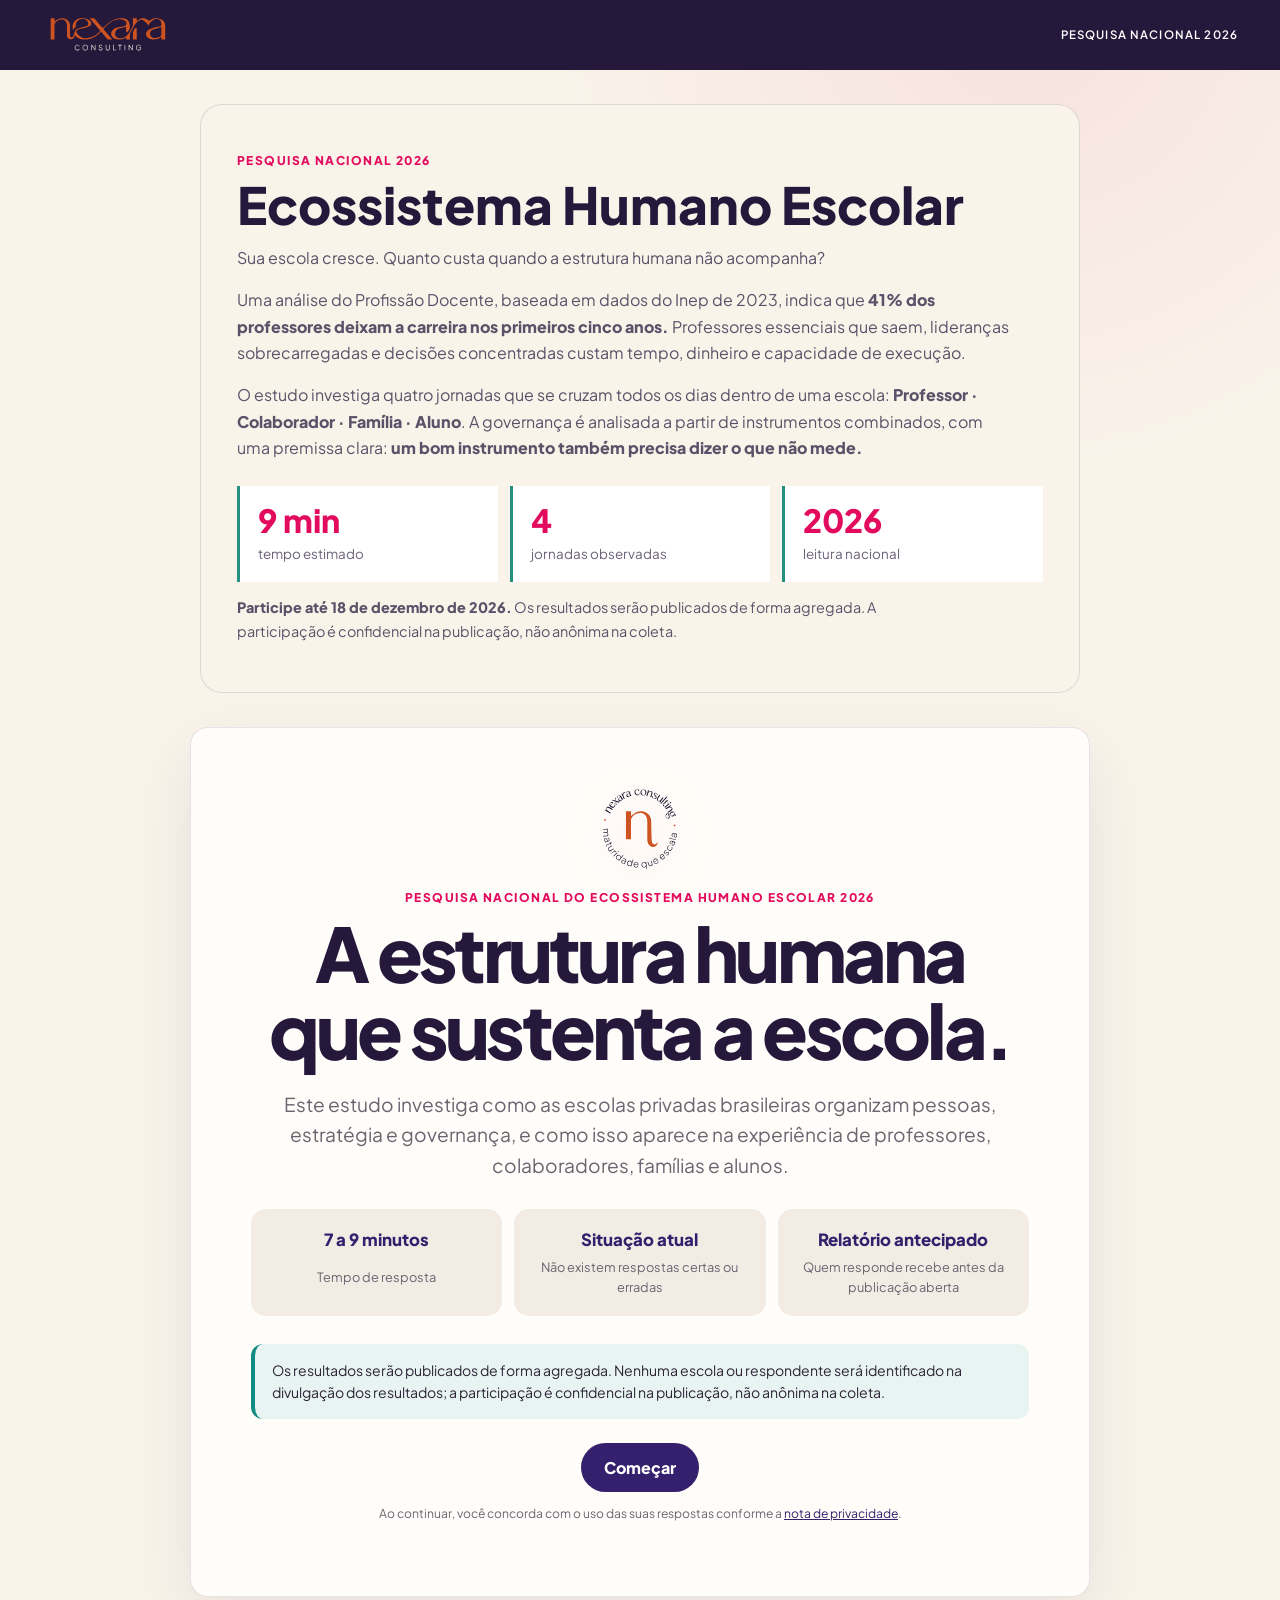
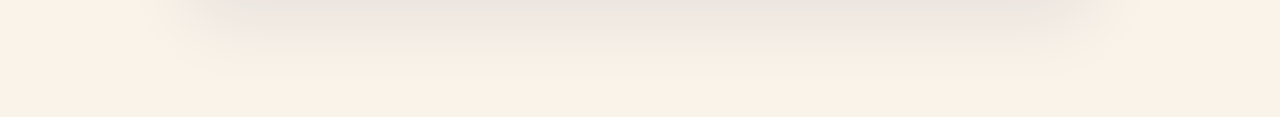
<file: pesquisa.html>
<!doctype html>
<html lang="pt-BR">
<head>
  <meta charset="utf-8" />
  <meta name="viewport" content="width=device-width,initial-scale=1" />
  <meta name="description" content="Pesquisa Nacional do Ecossistema Humano Escolar 2026, da Nexara Consulting." />
  <title>Pesquisa Nacional 2026 · Nexara Consulting</title>
  <link rel="icon" href="assets/nexara-mark.svg" type="image/svg+xml" />
  <link rel="stylesheet" href="pesquisa.css?v=20260918-pesquisa-v11" />
</head>
<body>
  <header class="survey-header">
    <a href="index.html" aria-label="Voltar ao site da Nexara"><img src="assets/logos/nexara-horizontal-white.svg" alt="Nexara Consulting" /></a>
    <span>Pesquisa Nacional 2026</span>
  </header>

  <main class="survey-main">
    <section class="research-context" aria-labelledby="researchContextTitle">
      <p class="eyebrow">Pesquisa Nacional 2026</p>
      <h1 id="researchContextTitle">Ecossistema Humano Escolar</h1>
      <p>Sua escola cresce. Quanto custa quando a estrutura humana não acompanha?</p>
      <p>Uma análise do Profissão Docente, baseada em dados do Inep de 2023, indica que <strong>41% dos professores deixam a carreira nos primeiros cinco anos.</strong> Professores essenciais que saem, lideranças sobrecarregadas e decisões concentradas custam tempo, dinheiro e capacidade de execução.</p>
      <p>O estudo investiga quatro jornadas que se cruzam todos os dias dentro de uma escola: <strong>Professor · Colaborador · Família · Aluno</strong>. A governança é analisada a partir de instrumentos combinados, com uma premissa clara: <strong>um bom instrumento também precisa dizer o que não mede.</strong></p>
      <div class="research-facts" aria-label="Sobre o estudo">
        <div><strong>9 min</strong><span>tempo estimado</span></div>
        <div><strong>4</strong><span>jornadas observadas</span></div>
        <div><strong>2026</strong><span>leitura nacional</span></div>
      </div>
      <p class="research-deadline"><strong>Participe até 18 de dezembro de 2026.</strong> Os resultados serão publicados de forma agregada. A participação é confidencial na publicação, não anônima na coleta.</p>
    </section>
    <div class="progress-shell" id="progressShell" hidden>
      <div class="progress-copy"><span id="progressLabel">Etapa 1 de 7</span><span id="saveStatus" role="status">Salvo neste dispositivo</span></div>
      <div class="progress-track" aria-hidden="true"><i id="progressBar"></i></div>
    </div>

    <section class="survey-screen opening active" data-screen="1" aria-labelledby="openingTitle">
      <div class="opening-mark"><img src="assets/nexara-mark.svg" alt="" /></div>
      <p class="eyebrow">Pesquisa Nacional do Ecossistema Humano Escolar 2026</p>
      <h1 id="openingTitle">A estrutura humana que sustenta a escola.</h1>
      <p class="lead">Este estudo investiga como as escolas privadas brasileiras organizam pessoas, estratégia e governança, e como isso aparece na experiência de professores, colaboradores, famílias e alunos.</p>
      <div class="opening-grid">
        <article><strong>7 a 9 minutos</strong><span>Tempo de resposta</span></article>
        <article><strong>Situação atual</strong><span>Não existem respostas certas ou erradas</span></article>
        <article><strong>Relatório antecipado</strong><span>Quem responde recebe antes da publicação aberta</span></article>
      </div>
      <div class="confidentiality">Os resultados serão publicados de forma agregada. Nenhuma escola ou respondente será identificado na divulgação dos resultados; a participação é confidencial na publicação, não anônima na coleta.</div>
      <button class="button primary" id="startSurvey" type="button">Começar</button>
      <p class="legal-copy">Ao continuar, você concorda com o uso das suas respostas conforme a <a href="privacidade-pesquisa.html" target="_blank" rel="noopener">nota de privacidade</a>.</p>
    </section>

    <form id="surveyForm" novalidate>
      <section class="survey-screen" data-screen="2" aria-labelledby="screen2Title">
        <p class="eyebrow">Escola e respondente</p><h2 id="screen2Title">Para comparar escolas com contextos semelhantes.</h2>
        <div class="questions-grid" id="screen2Questions"></div>
      </section>

      <section class="survey-screen" data-screen="3" aria-labelledby="screen3Title">
        <p class="eyebrow">O que a escola tem instalado</p><h2 id="screen3Title">Régua de Estrutura Instalada.</h2>
        <p class="screen-note">As perguntas a seguir são sobre o que existe hoje na escola, não sobre o que funciona bem. Responder “não existe” é comum e é uma informação valiosa para o estudo.</p>
        <div class="questions-grid" id="screen3Questions"></div>
      </section>

      <section class="survey-screen" data-screen="4" aria-labelledby="screen4Title">
        <p class="eyebrow">Pessoas, comunidade e resultado</p><h2 id="screen4Title">Responda a partir do que você observa.</h2>
        <p class="screen-note">Não é preciso ter dados para responder. Quando não tiver como avaliar, use “Não sei”.</p>
        <div class="scale-legend"><span>1 Discordo totalmente</span><span>2 Discordo</span><span>3 Nem concordo nem discordo</span><span>4 Concordo</span><span>5 Concordo totalmente</span><span class="unknown">NS Não sei</span></div>
        <div class="likert-list" id="screen4Questions"></div>
      </section>

      <section class="survey-screen" data-screen="5" aria-labelledby="screen5Title">
        <p class="eyebrow">Cultura, estratégia e governança</p><h2 id="screen5Title">Como as decisões aparecem no cotidiano.</h2>
        <p class="screen-note">Responda a partir do que você observa na escola. Não é preciso ter dados para responder.</p>
        <div class="scale-legend"><span>1 Discordo totalmente</span><span>2 Discordo</span><span>3 Nem concordo nem discordo</span><span>4 Concordo</span><span>5 Concordo totalmente</span><span class="unknown">NS Não sei</span></div>
        <div class="likert-list" id="screen5Questions"></div>
      </section>

      <section class="survey-screen" data-screen="6" aria-labelledby="screen6Title">
        <p class="eyebrow">Distância percebida</p><h2 id="screen6Title">Como outros grupos avaliariam a escola?</h2>
        <p class="screen-note">Pense em como você avaliou a escola até aqui: a forma como ela trata as pessoas, comunica, decide e conduz conflitos.</p>
        <div id="screen6Questions"></div>
      </section>

      <section class="survey-screen" data-screen="7" aria-labelledby="screen7Title">
        <p class="eyebrow">Como a escola age</p><h2 id="screen7Title">Escolha o que mais se aproxima do que costuma acontecer.</h2>
        <p class="screen-note">Aqui não existe escala. Mesmo que nenhuma opção descreva com exatidão, escolha a mais próxima.</p>
        <div class="questions-grid" id="screen7Questions"></div>
      </section>

      <section class="survey-screen" data-screen="8" aria-labelledby="screen8Title">
        <p class="eyebrow">Para onde enviamos os resultados</p><h2 id="screen8Title">A publicação é confidencial; a coleta é identificada.</h2>
        <p class="screen-note">Os resultados são publicados de forma agregada, e nenhuma escola ou respondente é identificado na divulgação. O nome serve apenas para reunir as respostas de quem participa da mesma instituição e para enviar a sua leitura individual — a participação é confidencial na publicação, não anônima na coleta.</p>
        <div class="questions-grid" id="screen8Questions"></div>
      </section>

      <div class="survey-actions" id="surveyActions" hidden>
        <button class="button secondary" id="backButton" type="button">Voltar</button>
        <p class="validation-message" id="validationMessage" role="alert"></p>
        <button class="button primary" id="nextButton" type="button">Continuar</button>
      </div>
    </form>

    <section class="survey-screen closing" data-screen="9" aria-labelledby="closingTitle">
      <div class="success-mark" aria-hidden="true">✓</div>
      <p class="eyebrow">Resposta registrada</p><h2 id="closingTitle">Obrigada por participar.</h2>
      <p>A Nexara enviará informações sobre a publicação dos resultados ao e-mail informado. A confirmação da resposta também será enviada para esse endereço; se não aparecer, verifique a pasta de spam.</p>
      <p>Se você marcou a conversa sobre os números da sua escola, nossa equipe entrará em contato para agendar. A agenda para essas conversas fica aberta até 18 de dezembro de 2026.</p>
      <div class="result-context">Os indicadores de resultado percebido refletem a percepção de quem lidera a escola, não dados auditados de RH ou pesquisa formal com famílias.</div>
      <button class="button primary" id="copyLink" type="button">Copiar o link</button>
      <a class="button secondary" href="index.html">Voltar ao site</a>
      <p class="copy-status" id="copyStatus" role="status"></p>
    </section>
  </main>

  <script src="pesquisa-config.js?v=11.0"></script>
  <script src="pesquisa.js?v=20260918-pesquisa-v11" defer></script>
</body>
</html>
</file>
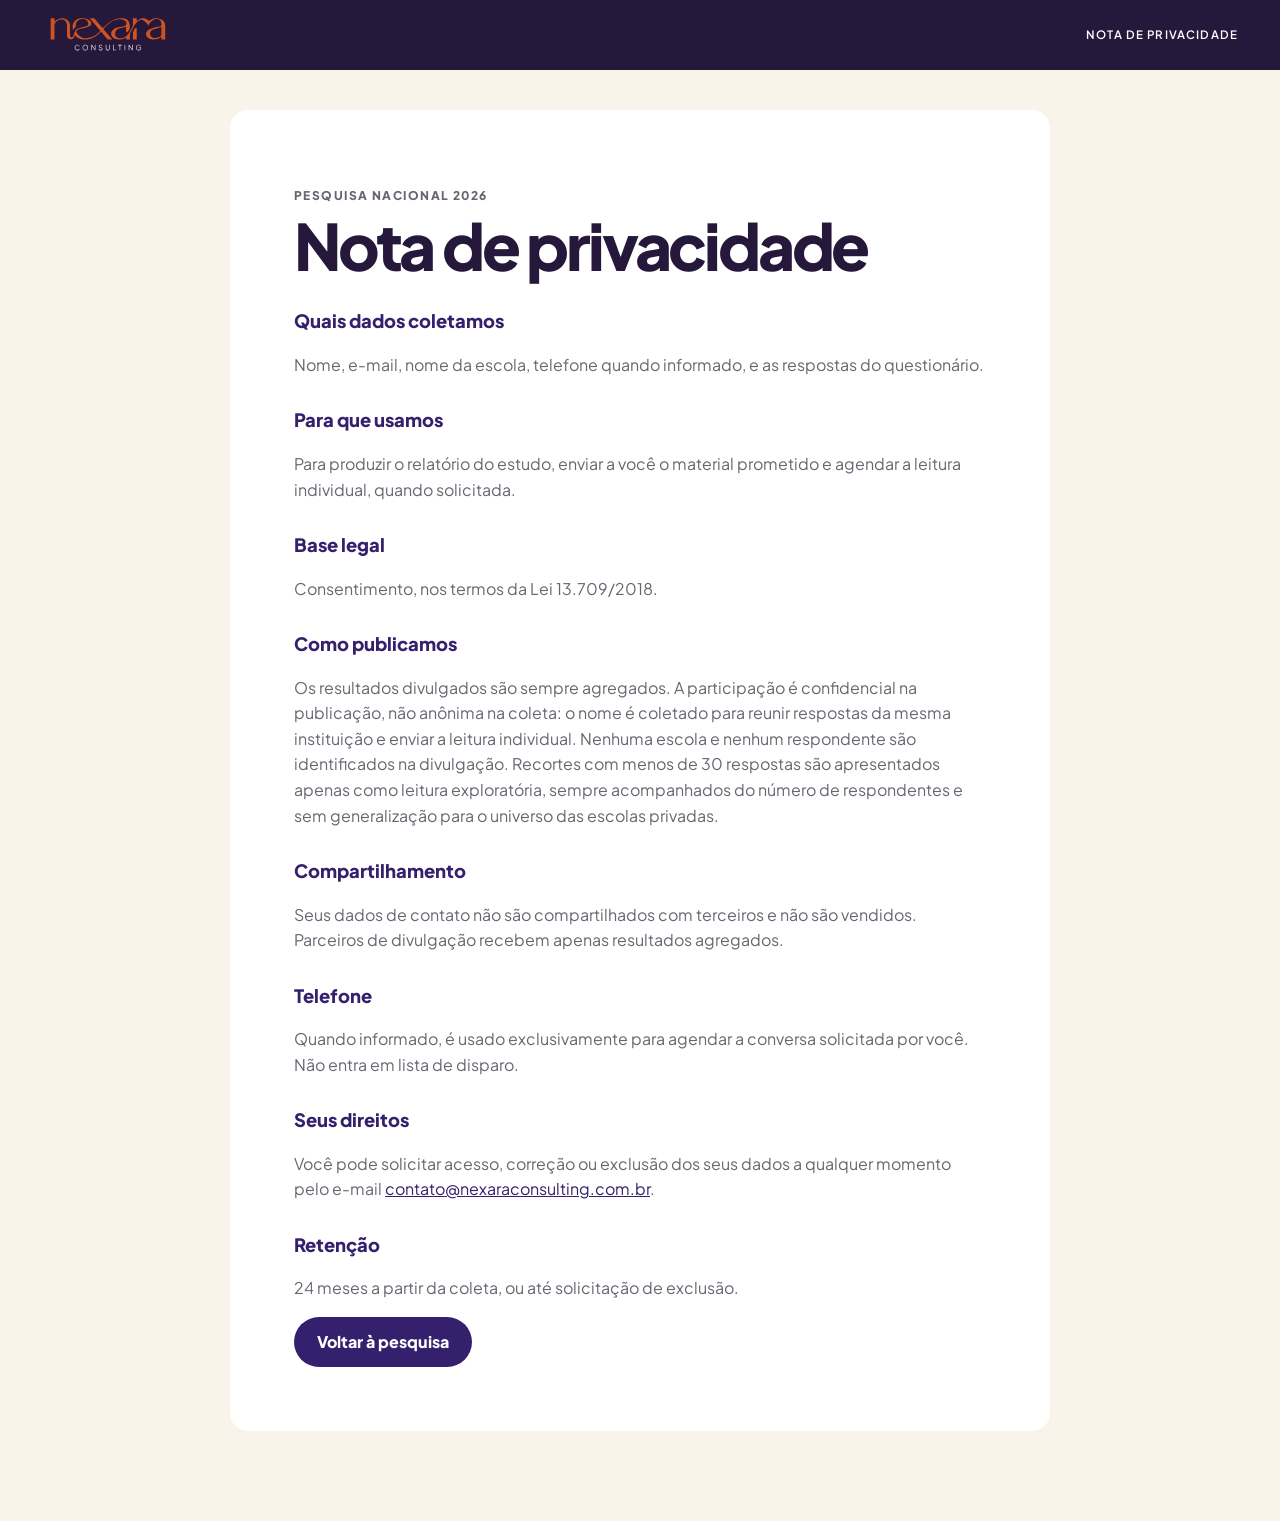
<file: privacidade-pesquisa.html>
<!doctype html>
<html lang="pt-BR">
<head><meta charset="utf-8" /><meta name="viewport" content="width=device-width,initial-scale=1" /><title>Nota de privacidade · Pesquisa Nacional 2026</title><link rel="stylesheet" href="pesquisa.css?v=20260825-pesquisa-v6" /></head>
<body class="privacy-page">
  <header class="survey-header"><a href="index.html"><img src="assets/logos/nexara-horizontal-white.svg" alt="Nexara Consulting" /></a><span>Nota de privacidade</span></header>
  <main class="privacy-content">
    <p class="eyebrow">Pesquisa Nacional 2026</p><h1>Nota de privacidade</h1>
    <h2>Quais dados coletamos</h2><p>Nome, e-mail, nome da escola, telefone quando informado, e as respostas do questionário.</p>
    <h2>Para que usamos</h2><p>Para produzir o relatório do estudo, enviar a você o material prometido e agendar a leitura individual, quando solicitada.</p>
    <h2>Base legal</h2><p>Consentimento, nos termos da Lei 13.709/2018.</p>
    <h2>Como publicamos</h2><p>Os resultados divulgados são sempre agregados. A participação é confidencial na publicação, não anônima na coleta: o nome é coletado para reunir respostas da mesma instituição e enviar a leitura individual. Nenhuma escola e nenhum respondente são identificados na divulgação. Recortes com menos de 30 respostas são apresentados apenas como leitura exploratória, sempre acompanhados do número de respondentes e sem generalização para o universo das escolas privadas.</p>
    <h2>Compartilhamento</h2><p>Seus dados de contato não são compartilhados com terceiros e não são vendidos. Parceiros de divulgação recebem apenas resultados agregados.</p>
    <h2>Telefone</h2><p>Quando informado, é usado exclusivamente para agendar a conversa solicitada por você. Não entra em lista de disparo.</p>
    <h2>Seus direitos</h2><p>Você pode solicitar acesso, correção ou exclusão dos seus dados a qualquer momento pelo e-mail <a href="mailto:contato@nexaraconsulting.com.br">contato@nexaraconsulting.com.br</a>.</p>
    <h2>Retenção</h2><p>24 meses a partir da coleta, ou até solicitação de exclusão.</p>
    <a class="button primary" href="pesquisa.html">Voltar à pesquisa</a>
  </main>
</body>
</html>
</file>
<file: styles.css>
/* ===== Nexara Consulting — design system ===== */
:root {
  --navy-900: #25183a;
  --navy-800: #25183a;
  --navy-700: #33206c;
  --navy-600: #4a315f;
  --orange: #cd5320;
  --orange-hi: #e30b5d;
  --cream: #f9f3ea;
  --paper: #f9f3ea;
  --ink: #25183a;
  --text: rgba(249, 243, 234, 0.86);
  --muted: rgba(249, 243, 234, 0.6);
  --line: rgba(249, 243, 234, 0.12);
  --maxw: 1180px;
  --radius: 16px;
  --ease: cubic-bezier(0.22, 0.61, 0.36, 1);
}

@font-face {
  font-family: "Plus Jakarta Sans";
  src: url("assets/fonts/PlusJakartaSans-Light.ttf") format("truetype");
  font-weight: 300; font-display: swap;
}
@font-face {
  font-family: "Plus Jakarta Sans";
  src: url("assets/fonts/PlusJakartaSans-Regular.ttf") format("truetype");
  font-weight: 400; font-display: swap;
}
@font-face {
  font-family: "Plus Jakarta Sans";
  src: url("assets/fonts/PlusJakartaSans-Medium.ttf") format("truetype");
  font-weight: 500; font-display: swap;
}
@font-face {
  font-family: "Plus Jakarta Sans";
  src: url("assets/fonts/PlusJakartaSans-SemiBold.ttf") format("truetype");
  font-weight: 600; font-display: swap;
}
@font-face {
  font-family: "Plus Jakarta Sans";
  src: url("assets/fonts/PlusJakartaSans-ExtraBold.ttf") format("truetype");
  font-weight: 800; font-display: swap;
}

* { box-sizing: border-box; }
html { scroll-behavior: smooth; }
body {
  margin: 0;
  font-family: "Plus Jakarta Sans", system-ui, -apple-system, sans-serif;
  background: var(--navy-800);
  color: var(--text);
  line-height: 1.6;
  -webkit-font-smoothing: antialiased;
}
img, svg, video { max-width: 100%; display: block; }
a { color: inherit; text-decoration: none; }
h1, h2, h3, h4 { line-height: 1.15; margin: 0; font-weight: 800; letter-spacing: -0.02em; }
p { margin: 0; }

.container { width: 100%; max-width: var(--maxw); margin: 0 auto; padding: 0 24px; }
.skip-link {
  position: absolute; left: -999px; top: 0; background: var(--orange); color: #fff;
  padding: 10px 16px; z-index: 200; border-radius: 0 0 8px 0;
}
.skip-link:focus { left: 0; }

/* ===== Buttons ===== */
.btn {
  display: inline-flex; align-items: center; justify-content: center;
  padding: 13px 24px; border-radius: 999px; font-weight: 600; font-size: 0.95rem;
  border: 1px solid transparent; cursor: pointer; transition: transform 0.2s var(--ease), background 0.2s, color 0.2s;
}
.btn:hover { transform: translateY(-2px); }
.btn-accent { background: var(--orange); color: #fff; }
.btn-accent:hover { background: var(--orange-hi); }
.btn-ghost { border-color: var(--line); color: var(--cream); }
.btn-ghost:hover { border-color: var(--orange); color: var(--orange-hi); }
.btn-lg { padding: 16px 32px; font-size: 1.05rem; }

/* ===== Header ===== */
.site-header {
  position: sticky; top: 0; z-index: 100;
  backdrop-filter: blur(10px);
  background: rgba(8, 16, 28, 0.55);
  border-bottom: 1px solid transparent;
  transition: background 0.3s, border-color 0.3s;
}
.site-header.scrolled { background: rgba(8, 16, 28, 0.92); border-color: var(--line); }
.header-inner { display: flex; align-items: center; justify-content: space-between; height: 72px; }
.brand-logo { height: 26px; width: auto; }
.main-nav { display: flex; align-items: center; }
.nav-list { display: flex; align-items: center; gap: 28px; list-style: none; margin: 0; padding: 0; }
.nav-list a { color: var(--text); font-weight: 500; font-size: 0.95rem; transition: color 0.2s; }
.nav-list a:hover { color: var(--orange-hi); }
.nav-cta { margin-left: 8px; }
.nav-toggle { display: none; background: none; border: 0; cursor: pointer; flex-direction: column; gap: 5px; padding: 8px; }
.nav-toggle span { width: 24px; height: 2px; background: var(--cream); transition: 0.3s; }

/* ===== Hero ===== */
.hero { position: relative; min-height: 92vh; display: flex; align-items: center; overflow: hidden; isolation: isolate; background: var(--navy-900) url("assets/hero/nexara-poster.png") center / cover no-repeat; }
.hero::after {
  content: ""; position: absolute; inset: -20%; z-index: 1; pointer-events: none;
  background: radial-gradient(circle at 72% 35%, rgba(232,99,42,.18), transparent 28%), radial-gradient(circle at 20% 80%, rgba(42,125,120,.13), transparent 30%);
  animation: hero-drift 14s ease-in-out infinite alternate;
}
.hero-video {
  position: absolute; inset: 0; width: 100%; height: 100%; object-fit: contain; object-position: center; z-index: 0;
  background: var(--navy-900); opacity: .86; transition: opacity .8s var(--ease);
}
.hero-video.is-ready { opacity: 1; }
.hero-play { position: absolute; z-index: 4; left: 24px; bottom: 28px; border: 1px solid rgba(245,240,234,.45); border-radius: 999px; padding: 11px 18px; background: rgba(8,16,28,.78); color: var(--cream); font: inherit; cursor: pointer; backdrop-filter: blur(8px); }
.hero-play:not([hidden]) { display: inline-flex; }
.hero-overlay {
  position: absolute; inset: 0; z-index: 1;
  background: radial-gradient(120% 90% at 70% 30%, rgba(8,16,28,0.35), rgba(8,16,28,0.82) 70%, rgba(8,16,28,0.95));
}
.hero-content { position: relative; z-index: 2; padding: 120px 24px; max-width: 760px; }
.hero-content-hidden { display: none; }
.eyebrow {
  text-transform: uppercase; letter-spacing: 0.22em; font-size: 0.78rem; font-weight: 600;
  color: var(--orange-hi); margin-bottom: 18px;
}
.hero-title { font-size: clamp(2.6rem, 6vw, 4.6rem); color: var(--cream); }
.hero-sub { margin-top: 22px; font-size: clamp(1.05rem, 1.6vw, 1.35rem); color: var(--text); max-width: 620px; }
.hero-actions { margin-top: 36px; display: flex; gap: 14px; flex-wrap: wrap; }
.scroll-cue { position: absolute; bottom: 28px; left: 50%; transform: translateX(-50%); z-index: 2; width: 26px; height: 42px; border: 2px solid var(--muted); border-radius: 14px; }
.scroll-cue span { position: absolute; top: 8px; left: 50%; transform: translateX(-50%); width: 4px; height: 8px; background: var(--orange-hi); border-radius: 2px; animation: scrolldot 1.8s infinite; }
@keyframes scrolldot { 0% { opacity: 0; top: 8px; } 40% { opacity: 1; } 80% { opacity: 0; top: 22px; } 100% { opacity: 0; } }

/* ===== Hero continuation: copy and ecosystem motion appear after the film ===== */
#cenario .container { position: relative; }
.scroll-copy { max-width: 640px; padding: 12px 0 72px; }
.scroll-copy .hero-title { color: var(--cream); }
.scroll-copy .hero-sub { color: var(--text); }
.hero-orbit {
  position: absolute; top: 58px; right: 24px; width: min(36vw, 390px); aspect-ratio: 1;
  border: 1px solid rgba(245,240,234,.18); border-radius: 50%; transform: rotate(-12deg);
  animation: orbit-float 10s ease-in-out infinite; pointer-events: none;
}
.hero-orbit::before, .hero-orbit::after { content: ""; position: absolute; inset: 15%; border: 1px solid rgba(232,99,42,.5); border-radius: 50%; }
.hero-orbit::after { inset: 28%; transform: rotate(62deg) scaleX(.55); border-color: rgba(245,240,234,.35); }
.orbit { position: absolute; inset: 7%; border: 1px solid rgba(245,240,234,.16); border-radius: 50%; }
.orbit-b { inset: 19%; transform: rotate(58deg) scaleX(.48); border-color: rgba(232,99,42,.45); }
.orbit-core { position: absolute; inset: 35%; display: grid; place-content: center; text-align: center; border-radius: 50%; background: var(--orange); color: #fff; font-weight: 800; line-height: 1.05; transform: rotate(12deg); box-shadow: 0 0 0 18px rgba(205,83,32,.12), 0 18px 44px rgba(0,0,0,.25); }
.orbit-label { position: absolute; color: var(--cream); font-size: .72rem; font-weight: 600; letter-spacing: .08em; text-transform: uppercase; }
.orbit-label::before { content: ""; display: inline-block; width: 7px; height: 7px; margin-right: 6px; border-radius: 50%; background: var(--orange-hi); }
.orbit-label-one { top: 14%; left: 2%; }.orbit-label-two { top: 30%; right: -4%; }.orbit-label-three { bottom: 11%; left: 15%; }
@keyframes orbit-float { 0%,100% { transform: rotate(-12deg) translateY(0); } 50% { transform: rotate(3deg) translateY(-10px); } }
@keyframes hero-drift { 0% { transform: translate3d(-2%, 1%, 0) scale(1); } 100% { transform: translate3d(2%, -2%, 0) scale(1.05); } }

/* ===== Sections ===== */
.section { padding: 96px 0; }
.section-alt { background: var(--navy-900); }
.section-paper { background: var(--paper); color: var(--ink); }
.section-kicker { text-transform: uppercase; letter-spacing: 0.18em; font-size: 0.78rem; font-weight: 600; color: var(--orange); margin-bottom: 14px; }
.section-kicker.ink, .section-kicker.ink { color: var(--orange); }
.section-title { font-size: clamp(1.8rem, 3.4vw, 2.8rem); color: var(--cream); max-width: 18ch; }
.section-paper .section-title { color: var(--ink); }
.section-lead { margin-top: 16px; font-size: 1.1rem; color: var(--muted); max-width: 64ch; }
.section-paper .section-lead { color: #4a4039; }
.block-subtitle { margin: 56px 0 18px; font-size: clamp(1.3rem, 2.2vw, 1.7rem); color: var(--cream); }
.section-paper .block-subtitle { color: var(--ink); }

/* ===== Grids ===== */
.card-grid { margin-top: 44px; display: grid; gap: 20px; }
.cols-3 { grid-template-columns: repeat(3, 1fr); }
.two-col { display: grid; grid-template-columns: 1.3fr 1fr; gap: 56px; align-items: center; }
.card {
  background: var(--navy-700); border: 1px solid var(--line); border-radius: var(--radius);
  padding: 28px; position: relative; overflow: hidden; transition: transform 0.35s var(--ease), border-color 0.25s, box-shadow .35s var(--ease);
}
.card::after { content: ""; position: absolute; inset: -80% 35% 35% -80%; background: linear-gradient(120deg, transparent, rgba(255,255,255,.08), transparent); transform: rotate(12deg) translateX(-40%); transition: transform .7s var(--ease); pointer-events: none; }
.card:hover { transform: translateY(-7px); border-color: rgba(205, 83, 32, 0.5); box-shadow: 0 18px 38px rgba(0,0,0,.18); }
.card:hover::after { transform: rotate(12deg) translateX(180%); }
.card h3 { font-size: 1.2rem; color: var(--cream); margin-bottom: 10px; }
.card p { color: var(--muted); font-size: 0.98rem; }
.card-feature { background: linear-gradient(160deg, var(--navy-700), var(--navy-900)); }
.card-tag { display: inline-block; font-size: 0.72rem; letter-spacing: 0.16em; text-transform: uppercase; color: var(--orange-hi); margin-bottom: 12px; }
.case-result { margin-top: 14px; padding-top: 14px; border-top: 1px solid var(--line); color: var(--orange-hi); font-weight: 500; }

/* ===== Cost panel ===== */
.stat-panel { background: var(--navy-700); border: 1px solid rgba(205, 83, 32, 0.4); border-radius: var(--radius); padding: 36px; }
.stat-fine { font-size: clamp(2.2rem, 4vw, 3.2rem); font-weight: 800; color: var(--orange-hi); letter-spacing: -0.02em; }
.stat-label { margin-top: 14px; color: var(--text); font-size: 1.02rem; }
.stat-note { margin-top: 18px; padding-top: 18px; border-top: 1px solid var(--line); color: var(--muted); font-size: 0.92rem; }
.check-list { margin: 26px 0 0; padding: 0; list-style: none; }
.check-list li { position: relative; padding-left: 30px; margin-bottom: 16px; color: var(--text); }
.check-list li::before { content: ""; position: absolute; left: 0; top: 8px; width: 16px; height: 16px; border-radius: 50%; background: var(--orange); box-shadow: 0 0 0 4px rgba(205,83,32,0.18); }

/* ===== Journey ===== */
.journey-grid { margin-top: 32px; display: grid; grid-template-columns: repeat(4, 1fr); gap: 18px; }
.journey { background: var(--navy-700); border: 1px solid var(--line); border-radius: var(--radius); padding: 24px; }
.journey-dot { display: block; width: 12px; height: 12px; border-radius: 50%; background: var(--orange); margin-bottom: 16px; box-shadow: 0 0 0 5px rgba(205,83,32,0.16); animation: dot-pulse 2.4s ease-in-out infinite; }
.journey h4 { color: var(--cream); font-size: 1.1rem; margin-bottom: 6px; }
.journey p { color: var(--muted); font-size: 0.92rem; }

/* ===== Methods ===== */
.method-grid { margin-top: 44px; display: grid; grid-template-columns: repeat(4, 1fr); gap: 16px; }
.method { background: var(--navy-800); border: 1px solid var(--line); border-radius: var(--radius); padding: 22px; transition: border-color 0.25s, transform 0.25s var(--ease); }
.method:hover { border-color: rgba(205,83,32,0.5); transform: translateY(-3px); }
.method-mark { display: inline-block; font-weight: 800; color: var(--orange-hi); font-size: 1.15rem; margin-bottom: 10px; letter-spacing: 0.02em; }
.method p { color: var(--muted); font-size: 0.92rem; }
.modal-grid { margin-top: 28px; display: grid; grid-template-columns: repeat(3, 1fr); gap: 18px; }
.modal { background: var(--navy-800); border: 1px solid var(--line); border-radius: var(--radius); padding: 26px; }
.modal h4 { color: var(--cream); font-size: 1.2rem; margin-bottom: 10px; }
.modal p { color: var(--muted); font-size: 0.96rem; }

/* ===== Size / steps ===== */
.size-grid { margin-top: 40px; display: grid; grid-template-columns: repeat(3, 1fr); gap: 18px; }
.size { background: var(--navy-700); border: 1px solid var(--line); border-radius: var(--radius); padding: 28px; }
.size h3 { color: var(--cream); font-size: 1.25rem; }
.size-range { color: var(--orange-hi); font-weight: 600; margin: 6px 0 16px; }
.size-entry { color: var(--text); font-size: 0.95rem; margin-bottom: 10px; }
.size-combo { color: var(--muted); font-size: 0.88rem; }
.steps { margin-top: 36px; list-style: none; padding: 0; display: grid; grid-template-columns: repeat(5, 1fr); gap: 16px; counter-reset: step; }
.steps li { background: var(--navy-700); border: 1px solid var(--line); border-radius: var(--radius); padding: 24px 20px; position: relative; }
.step-num { display: inline-flex; align-items: center; justify-content: center; width: 34px; height: 34px; border-radius: 50%; background: var(--orange); color: #fff; font-weight: 800; margin-bottom: 14px; }
.steps h4 { color: var(--cream); font-size: 1.05rem; margin-bottom: 6px; }
.steps p { color: var(--muted); font-size: 0.88rem; }

/* ===== Before/After ===== */
.beforeafter { margin-top: 40px; display: grid; gap: 12px; }
.ba-item { display: grid; grid-template-columns: 1fr auto 1fr; align-items: center; gap: 18px; background: var(--navy-700); border: 1px solid var(--line); border-radius: 12px; padding: 18px 24px; }
.ba-before { color: var(--muted); text-decoration: line-through; text-decoration-color: rgba(245,240,234,0.25); }
.ba-arrow { color: var(--orange-hi); font-weight: 800; font-size: 1.2rem; }
.ba-after { color: var(--cream); font-weight: 600; }

/* ===== Paper / Pesquisa ===== */
.paper-body { margin-top: 16px; color: #4a4039; font-size: 1.02rem; max-width: 60ch; }
.paper-facts { display: grid; grid-template-columns: repeat(2, 1fr); gap: 18px; align-content: center; }
.fact { background: #fff; border: 1px solid #e3d9cc; border-radius: var(--radius); padding: 26px; text-align: center; }
.fact-num { display: block; font-size: 2.4rem; font-weight: 800; color: var(--orange); letter-spacing: -0.02em; }
.fact-label { color: #6a5f54; font-size: 0.9rem; }

/* ===== Beth ===== */
.beth { align-items: center; }
.beth-emblem { display: flex; flex-direction: column; align-items: center; gap: 18px; }
.beth-photo { width: min(420px, 92%); aspect-ratio: 4 / 5; object-fit: cover; object-position: center top; border-radius: 18px; box-shadow: 0 20px 50px rgba(0,0,0,.28); }
.beth-mark { width: min(118px, 30%); filter: drop-shadow(0 12px 28px rgba(205,83,32,0.25)); }
.beth-body { margin-top: 18px; color: var(--muted); }
.cred-list { margin: 20px 0 0; padding-left: 20px; color: var(--muted); }
.cred-list li { margin-bottom: 10px; }
.beth-quote { margin-top: 24px; padding-left: 18px; border-left: 3px solid var(--orange); font-size: 1.15rem; color: var(--cream); font-style: italic; }

/* ===== Cases (reuse card) ===== */

/* ===== Promotional video ===== */
.promo-section {
  overflow: hidden;
  background:
    radial-gradient(70% 80% at 85% 10%, rgba(205,83,32,.14), transparent 70%),
    var(--navy-900);
}
.promo-copy { text-align: center; }
.promo-copy .section-title { margin-left: auto; margin-right: auto; text-align: center; }
.promo-copy .section-lead { margin: 18px auto 0; }
.promo-video-shell {
  position: relative;
  margin-top: 38px;
  padding: 8px;
  border: 1px solid rgba(232,99,42,.34);
  border-radius: 22px;
  background: linear-gradient(145deg, rgba(255,255,255,.08), rgba(255,255,255,.015));
  box-shadow: 0 28px 80px rgba(0,0,0,.38), 0 0 44px rgba(205,83,32,.08);
}
.promo-video-shell::before {
  content: "";
  position: absolute;
  inset: -1px;
  z-index: -1;
  border-radius: inherit;
  background: linear-gradient(110deg, rgba(232,99,42,.55), transparent 34%, transparent 68%, rgba(232,99,42,.22));
  filter: blur(14px);
  opacity: .55;
}
.promo-video {
  display: block;
  width: 100%;
  aspect-ratio: 16 / 9;
  border-radius: 15px;
  background: #25183a;
  object-fit: contain;
}

/* ===== CTA ===== */
.cta { background: linear-gradient(160deg, var(--navy-900), var(--navy-700)); padding: 100px 0; text-align: center; }
.cta-title { font-size: clamp(2rem, 4vw, 3rem); color: var(--cream); }
.cta-sub { margin: 18px auto 0; max-width: 60ch; color: var(--muted); font-size: 1.1rem; }
.cta-actions { margin-top: 34px; display: flex; gap: 14px; justify-content: center; flex-wrap: wrap; }
.contact-list { margin: 30px 0 0; padding: 0; list-style: none; display: flex; gap: 26px; justify-content: center; flex-wrap: wrap; }
.contact-list a { color: var(--text); font-weight: 500; border-bottom: 1px solid transparent; transition: color 0.2s, border-color 0.2s; }
.contact-list a:hover { color: var(--orange-hi); border-color: var(--orange); }

/* ===== Footer ===== */
.site-footer { background: var(--navy-900); border-top: 1px solid var(--line); padding: 48px 0; }
.footer-inner { display: flex; flex-direction: column; align-items: center; gap: 16px; text-align: center; }
.footer-logo { height: 24px; }
.footer-tag { color: var(--muted); font-weight: 600; }
.footer-nav { display: flex; gap: 22px; flex-wrap: wrap; justify-content: center; }
.footer-nav a { color: var(--text); font-size: 0.92rem; }
.footer-nav a { transition: color 0.2s; }
.footer-nav a:hover { color: var(--orange-hi); }
.footer-copy { color: var(--muted); font-size: 0.82rem; }
.game-teaser { text-align: center; }
.game-teaser .section-title, .game-teaser .section-lead { margin-left: auto; margin-right: auto; }
.developer-credit { display: inline-flex; align-items: center; gap: 10px; color: var(--muted); font-size: 0.78rem; }
.developer-credit iframe { width: 180px; height: 78px; border: 0; border-radius: 12px; background: var(--cream); display: block; }
@media (max-width: 600px) { .developer-credit { flex-direction: column; gap: 2px; } }

/* ===== Reveal animation ===== */
.no-js .reveal { opacity: 1; transform: none; }
.js .reveal { opacity: 0; transform: translateY(24px); transition: opacity .7s var(--ease), transform .7s var(--ease); }
.js .reveal.in { opacity: 1; transform: none; animation: reveal-fallback .7s var(--ease) both; animation-delay: var(--d, 0s); }
@keyframes dot-pulse { 0%,100% { box-shadow: 0 0 0 4px rgba(205,83,32,.12); } 50% { box-shadow: 0 0 0 10px rgba(205,83,32,0); } }
@keyframes reveal-fallback { from { opacity: 0; transform: translateY(18px); } to { opacity: 1; transform: none; } }

/* ===== Responsive ===== */
@media (max-width: 980px) {
  .cols-3, .method-grid, .modal-grid, .size-grid { grid-template-columns: repeat(2, 1fr); }
  .journey-grid { grid-template-columns: repeat(2, 1fr); }
  .steps { grid-template-columns: repeat(2, 1fr); }
  .two-col { grid-template-columns: 1fr; gap: 36px; }
  .paper-facts { grid-template-columns: repeat(4, 1fr); }
}
@media (max-width: 720px) {
  .nav-list {
    position: fixed; inset: 72px 0 auto 0; flex-direction: column; align-items: flex-start;
    background: rgba(8,16,28,0.98); padding: 24px; gap: 18px; border-bottom: 1px solid var(--line);
    transform: translateY(-120%); transition: transform 0.3s var(--ease); height: calc(100vh - 72px);
  }
  .nav-list.open { transform: translateY(0); }
  .nav-toggle { display: flex; }
  .nav-cta { margin-left: 0; }
  .cols-3, .method-grid, .modal-grid, .size-grid, .journey-grid, .steps, .paper-facts { grid-template-columns: 1fr; }
  .ba-item { grid-template-columns: 1fr; text-align: center; gap: 6px; }
  .section { padding: 68px 0; }
  .hero { min-height: 0; height: auto; aspect-ratio: 16 / 9; }
  .hero-video { object-fit: contain; object-position: center center; }
  .hero-overlay { background: linear-gradient(180deg, rgba(8,16,28,.28), rgba(8,16,28,.88)); }
  .hero-content { padding: 88px 24px 110px; }
  .hero-play { left: 18px; bottom: 18px; font-size: .86rem; }
  .scroll-cue { display: none; }
  .scroll-copy { max-width: none; padding: 0 0 42px; }
  .hero-orbit { position: relative; top: auto; right: auto; width: min(82vw, 340px); margin: 0 auto 64px; }
  .beth-photo { width: min(340px, 88vw); }
  .beth-mark { width: 92px; }
  .js .reveal.in { animation-duration: .55s; transition-duration: .45s; }
  .cost-fill { transition-duration: .75s; }
  .promo-copy { text-align: center; }
  .promo-copy .section-lead { margin-left: auto; margin-right: auto; }
  .promo-video-shell { margin-top: 26px; padding: 4px; border-radius: 14px; }
  .promo-video { border-radius: 10px; }
}

/* ===== Scroll progress bar ===== */
.scroll-progress {
  position: fixed; top: 0; left: 0; height: 3px; width: 0%;
  background: linear-gradient(90deg, var(--orange), var(--orange-hi));
  z-index: 200; transition: width 0.1s linear; box-shadow: 0 0 12px rgba(232,99,42,0.6);
}

/* ===== Narrow container ===== */
.container.narrow { max-width: 820px; }

/* ===== Staggered reveal (delay set via --d) ===== */
.reveal { transition-delay: var(--d, 0s); }

/* ===== Animated cost bars ===== */
.cost-bars { margin-top: 34px; display: grid; gap: 18px; }
.cost-bar {
  position: relative; height: 46px; border-radius: 10px; overflow: hidden;
  background: var(--navy-800, #25183a); border: 1px solid var(--line);
  display: flex; align-items: center;
}
.cost-fill {
  position: absolute; inset: 0 auto 0 0; width: 0; background: linear-gradient(90deg, rgba(205,83,32,0.55), rgba(232,99,42,0.85));
  transition: width 1.1s var(--ease);
}
.cost-bar.in .cost-fill { width: var(--w, 60%); }
.cost-text { position: relative; z-index: 1; padding-left: 18px; color: var(--cream); font-weight: 500; font-size: 0.96rem; }
.cost-bar.in .cost-text { animation: text-rise .65s var(--ease) both; }

/* ===== Animated section divider ===== */
.divider { height: 1px; background: var(--line); position: relative; overflow: hidden; margin: 0; }
.divider::after {
  content: ""; position: absolute; left: 0; top: 0; height: 100%; width: 0;
  background: linear-gradient(90deg, transparent, var(--orange-hi), transparent);
  transition: width 1s var(--ease);
}
.divider.in::after { width: 100%; }

/* ===== Beth emblem parallax ===== */
.beth-emblem { will-change: transform; transition: transform 0.2s linear; }

/* ===== Nav link animated underline ===== */
.nav-list a { position: relative; }
.nav-list a::after {
  content: ""; position: absolute; left: 0; bottom: -4px; height: 2px; width: 0;
  background: var(--orange-hi); transition: width 0.25s var(--ease);
}
.nav-list a:hover::after, .nav-list a.active::after { width: 100%; }

/* ===== Method pulse on hover ===== */
.method:hover .method-mark { transform: scale(1.08); }
.method-mark { display: inline-block; transition: transform 0.25s var(--ease); }

/* Visual rhythm for the text-heavy sections */
.section-title { text-wrap: balance; }
.section-lead { max-width: 58ch; }
.beforeafter .ba-item { transition: transform .35s var(--ease), border-color .35s; }
.beforeafter .ba-item:hover { transform: translateX(8px); border-color: rgba(232,99,42,.45); }
@keyframes text-rise { from { opacity: 0; transform: translateY(5px); } to { opacity: 1; transform: none; } }

@media (prefers-reduced-motion: reduce) {
  html { scroll-behavior: auto; }
  .hero-video { display: block; opacity: 1; }
  .hero { background: radial-gradient(120% 90% at 70% 30%, var(--navy-700), var(--navy-900)); }
  .reveal { opacity: 1; transform: none; transition: none; }
  .scroll-cue span { animation: none; }
  .scroll-progress { display: none; }
  .cost-bar .cost-fill { width: var(--w, 60%); transition: none; }
  .divider::after { width: 100%; transition: none; }
  .beth-emblem { transform: none !important; }
  .nav-list a::after { transition: none; }
}

/* Mobile motion accents. Scroll reveals remain driven by IntersectionObserver. */
@media (max-width: 720px) {
  .hero::after { animation: hero-drift 14s ease-in-out infinite alternate !important; }
  .hero-orbit { animation: orbit-float 10s ease-in-out infinite !important; }
  .journey-dot { animation: dot-pulse 2.4s ease-in-out infinite !important; }
}

/* The mobile experience intentionally keeps motion enabled for this site. */
@media (max-width: 720px) and (prefers-reduced-motion: reduce) {
  .js .reveal { opacity: 0; transform: translateY(24px); transition: opacity .55s var(--ease), transform .55s var(--ease); }
  .js .reveal.in { opacity: 1; transform: none; animation: reveal-fallback .55s var(--ease) both; animation-delay: var(--d, 0s); }
  .cost-bar .cost-fill { width: 0; transition: width .8s var(--ease); }
  .cost-bar.in .cost-fill { width: var(--w, 60%); }
  .divider::after { width: 0; transition: width .8s var(--ease); }
  .divider.in::after { width: 100%; }
}
</file>
<file: pesquisa.css>
@font-face{font-family:"Plus Jakarta Sans";src:url("assets/fonts/PlusJakartaSans-Regular.ttf") format("truetype");font-weight:400;font-display:swap}
@font-face{font-family:"Plus Jakarta Sans";src:url("assets/fonts/PlusJakartaSans-SemiBold.ttf") format("truetype");font-weight:600;font-display:swap}
@font-face{font-family:"Plus Jakarta Sans";src:url("assets/fonts/PlusJakartaSans-ExtraBold.ttf") format("truetype");font-weight:800;font-display:swap}
:root{--purple:#34206c;--purple-dark:#25183a;--pink:#e30b5d;--teal:#118c83;--off-white:#f9f3ea;--paper:#fffdf9;--ink:#2d2437;--muted:#6b6471;--line:#ded6e5;--danger:#b3214c;--radius:18px;--container:1160px}
*{box-sizing:border-box}[hidden]{display:none!important}html{scroll-behavior:smooth}body{margin:0;background:radial-gradient(circle at 80% 0,rgba(227,11,93,.08),transparent 30rem),var(--off-white);color:var(--ink);font:400 16px/1.6 "Plus Jakarta Sans",sans-serif}button,input,select,textarea{font:inherit}button{touch-action:manipulation}a{color:var(--purple)}
.survey-header{height:70px;padding:0 clamp(18px,4vw,42px);background:var(--purple-dark);display:flex;align-items:center;justify-content:space-between;color:#fff;font-size:.72rem;font-weight:600;letter-spacing:.1em;text-transform:uppercase;position:sticky;top:0;z-index:20}.survey-header img{display:block;width:132px;max-height:34px}.survey-main{width:min(calc(100% - 28px),var(--container));margin:0 auto;padding:24px 0 120px}.progress-shell{width:min(100%,900px);margin:0 auto 18px;position:sticky;top:82px;z-index:15;background:rgba(249,243,234,.94);padding:8px 0 10px;backdrop-filter:blur(10px)}.progress-copy{display:flex;justify-content:space-between;gap:16px;font-size:.74rem;color:var(--muted)}#saveStatus[data-state=success]{color:var(--teal)}#saveStatus[data-state=error]{color:var(--danger)}.progress-track{height:7px;background:#e5dce9;border-radius:99px;overflow:hidden;margin-top:7px}.progress-track i{display:block;width:0;height:100%;background:linear-gradient(90deg,var(--purple),var(--pink));border-radius:inherit;transition:width .35s ease}
.survey-screen{display:none;width:min(100%,900px);margin:0 auto;background:var(--paper);border:1px solid rgba(52,32,108,.12);border-radius:var(--radius);padding:clamp(24px,5vw,60px);box-shadow:0 24px 70px rgba(37,24,58,.08)}.survey-screen.active{display:block}.opening{text-align:center;min-height:calc(100svh - 120px)}.opening-mark img{width:76px;filter:drop-shadow(0 12px 28px rgba(227,11,93,.2))}.eyebrow{margin:12px 0 8px;color:var(--pink);font-size:.75rem;font-weight:800;letter-spacing:.12em;text-transform:uppercase}.survey-screen h1,.survey-screen h2,.privacy-content h1{font-size:clamp(2rem,7vw,4.7rem);line-height:1.02;letter-spacing:-.05em;margin:0 0 20px;color:var(--purple-dark)}.survey-screen h2{font-size:clamp(1.8rem,5.5vw,3.25rem)}.lead{max-width:720px;margin:0 auto 28px;font-size:clamp(1rem,2.5vw,1.2rem);color:var(--muted)}.opening-grid{display:grid;gap:12px;margin:28px 0}.opening-grid article{background:#f2ece5;border-radius:15px;padding:18px;display:grid;gap:3px}.opening-grid strong{color:var(--purple);font-size:1.05rem}.opening-grid span{font-size:.8rem;color:var(--muted)}.confidentiality,.result-context{border-left:4px solid var(--teal);background:#e7f4f1;border-radius:12px;padding:15px 17px;text-align:left;font-size:.88rem;margin:24px 0}.legal-copy{font-size:.76rem;color:var(--muted)}
.screen-note{background:#f2ece5;border-radius:12px;padding:14px 16px;color:var(--muted);font-size:.88rem;margin:0 0 24px}.questions-grid{display:grid;gap:18px}.question-card{border:1px solid var(--line);border-radius:16px;padding:18px;background:#fff}.question-card.invalid{border-color:var(--danger);box-shadow:0 0 0 2px rgba(179,33,76,.08)}.question-label{display:block;font-weight:600;line-height:1.35;margin-bottom:11px}.question-label small{display:block;color:var(--muted);font-weight:400;margin-top:5px}.question-number{color:var(--pink);margin-right:6px}.required{color:var(--pink)}.field-control{width:100%;min-height:48px;border:1px solid var(--line);border-radius:12px;padding:11px 13px;background:#fff;color:var(--ink)}.field-control:focus{outline:3px solid rgba(52,32,108,.16);border-color:var(--purple)}textarea.field-control{min-height:110px;resize:vertical}.choice-list{display:grid;gap:8px}.choice{display:flex;align-items:flex-start;gap:10px;min-height:48px;padding:11px 12px;border:1px solid var(--line);border-radius:12px;cursor:pointer;background:#fff}.choice:has(input:checked){border-color:var(--purple);background:#f0edf8}.choice input{width:20px;height:20px;margin:2px 0 0;accent-color:var(--purple);flex:none}.choice span{line-height:1.35}.help{display:block;color:var(--muted);font-size:.76rem;margin-top:8px}.subfields{display:grid;gap:10px}.conditional-field[hidden]{display:none}
.matrix-list{display:grid;gap:13px}.matrix-row{border:1px solid var(--line);border-radius:15px;padding:14px}.matrix-row>strong{display:block;margin-bottom:10px;font-size:.9rem}.likert-list{display:grid;gap:14px}.likert-card{border:1px solid var(--line);border-radius:16px;padding:16px;background:#fff}.likert-card.invalid{border-color:var(--danger)}.likert-question{font-weight:600;line-height:1.35;margin:0 0 13px}.likert-options{display:grid;grid-template-columns:repeat(5,1fr);gap:7px}.likert-option{position:relative;display:grid;place-items:center;min-height:48px;border:1px solid var(--line);border-radius:11px;font-weight:700;cursor:pointer;background:#fff}.likert-option input{position:absolute;opacity:0}.likert-option:has(input:checked){background:var(--purple);border-color:var(--purple);color:#fff}.likert-option.unknown{grid-column:1/-1;color:var(--muted);background:#f2ece5;font-weight:600}.likert-option.unknown:has(input:checked){background:var(--teal);color:#fff}.scale-legend{display:none}.max-count{font-size:.76rem;color:var(--muted);margin-top:8px}.max-count.limit{color:var(--pink);font-weight:600}
.survey-actions{width:min(100%,900px);margin:16px auto 0;display:grid;grid-template-columns:auto 1fr auto;gap:12px;align-items:center;position:sticky;bottom:0;background:rgba(249,243,234,.96);padding:12px 0 14px;z-index:12;backdrop-filter:blur(10px)}.button{display:inline-flex;align-items:center;justify-content:center;min-height:48px;border-radius:999px;padding:11px 22px;border:1px solid transparent;font-weight:700;text-decoration:none;cursor:pointer}.button.primary{background:var(--purple);color:#fff}.button.primary:hover{background:#452990}.button.primary:disabled{opacity:.55;cursor:wait}.button.secondary{background:transparent;border-color:var(--purple);color:var(--purple)}.validation-message{text-align:center;color:var(--danger);font-size:.78rem;margin:0}.closing{text-align:center}.success-mark{width:72px;height:72px;border-radius:50%;display:grid;place-items:center;margin:0 auto;background:var(--teal);color:#fff;font-size:2rem;font-weight:800}.closing .button{margin:6px}.copy-status{min-height:24px;color:var(--teal)}
.privacy-page{background:var(--off-white)}.privacy-content{width:min(calc(100% - 32px),820px);margin:40px auto 90px;background:#fff;padding:clamp(24px,6vw,64px);border-radius:var(--radius)}.privacy-content h1{font-size:clamp(2.4rem,7vw,4rem)}.privacy-content h2{font-size:1.15rem;color:var(--purple);margin:28px 0 4px}.privacy-content p{color:var(--muted)}
@media(min-width:760px){.opening-grid{grid-template-columns:repeat(3,1fr)}.questions-grid.two-columns{grid-template-columns:1fr 1fr}.question-card.full{grid-column:1/-1}.scale-legend{display:grid;grid-template-columns:repeat(6,1fr);gap:6px;margin-bottom:15px;font-size:.66rem;color:var(--muted);text-align:center}.scale-legend span{padding:7px;background:#f2ece5;border-radius:8px}.scale-legend .unknown{background:#e7f4f1}.likert-options{grid-template-columns:repeat(6,1fr)}.likert-option.unknown{grid-column:auto}.matrix-row .choice-list{grid-template-columns:repeat(4,1fr)}.matrix-row .choice{font-size:.76rem}.survey-main{padding-top:34px}}
@media(max-width:560px){.survey-header span{display:none}.survey-main{width:min(calc(100% - 18px),var(--container));padding-bottom:105px}.survey-screen{padding:24px 16px;border-radius:16px}.survey-screen h1{font-size:2.45rem}.survey-screen h2{font-size:2rem}.opening{min-height:auto}.progress-shell{top:70px}.progress-copy{font-size:.67rem}.survey-actions{grid-template-columns:92px 1fr;padding:10px 0}.validation-message{grid-column:1/-1;grid-row:1}.survey-actions .button{grid-row:2;padding:10px 14px}.survey-actions #nextButton{grid-column:2}.question-card,.likert-card{padding:14px}.likert-option{min-height:48px}.choice{min-height:48px}.opening-grid{margin:20px 0}.confidentiality{font-size:.8rem}}
@media(prefers-reduced-motion:reduce){*{scroll-behavior:auto!important;transition:none!important}}
.research-context{max-width:880px;margin:0 auto 34px;padding:34px 36px;border:1px solid rgba(37,24,58,.13);border-radius:22px;background:#f9f3ea;color:#25183a}.research-context h1{margin:0;font-size:clamp(2rem,4vw,3.3rem);line-height:1.03}.research-context>p:not(.eyebrow){max-width:65ch;margin-top:14px;color:rgba(37,24,58,.74);line-height:1.65}.research-facts{display:grid;grid-template-columns:repeat(3,1fr);gap:12px;margin-top:24px}.research-facts div{padding:18px;border-left:3px solid #25907d;background:#fff}.research-facts strong{display:block;color:#e30b5d;font-size:2rem;line-height:1}.research-facts span{display:block;margin-top:7px;color:rgba(37,24,58,.68);font-size:.84rem}.research-deadline{font-size:.9rem}@media(max-width:560px){.research-context{margin-bottom:24px;padding:24px 20px;border-radius:16px}.research-facts{grid-template-columns:1fr}}
.scale-legend{display:grid;grid-template-columns:repeat(3,minmax(0,1fr));gap:5px;margin-bottom:15px;font-size:.62rem;color:var(--muted);text-align:center}.scale-legend span{padding:6px 4px;background:#f2ece5;border-radius:8px}.scale-legend .unknown{background:#e7f4f1}@media(min-width:760px){.scale-legend{grid-template-columns:repeat(6,1fr);gap:6px;font-size:.66rem}.scale-legend span{padding:7px}}
</file>
